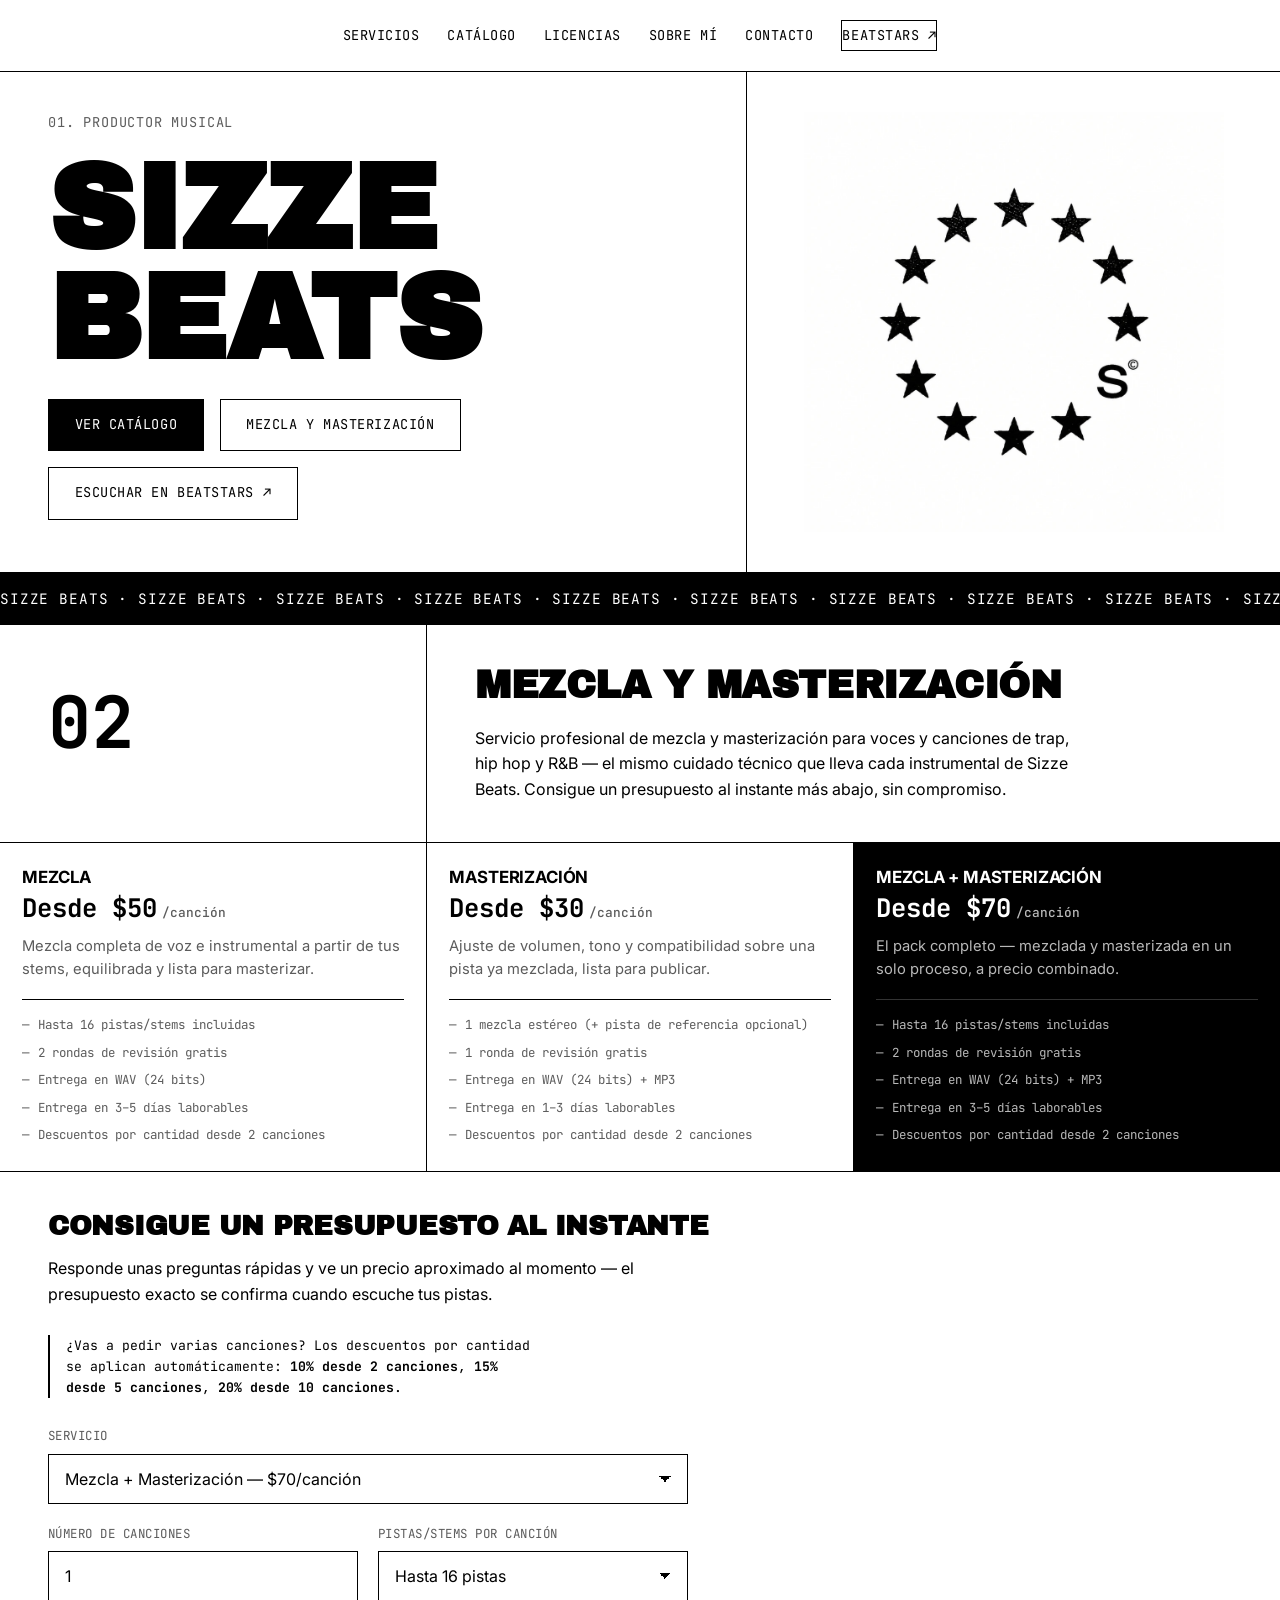
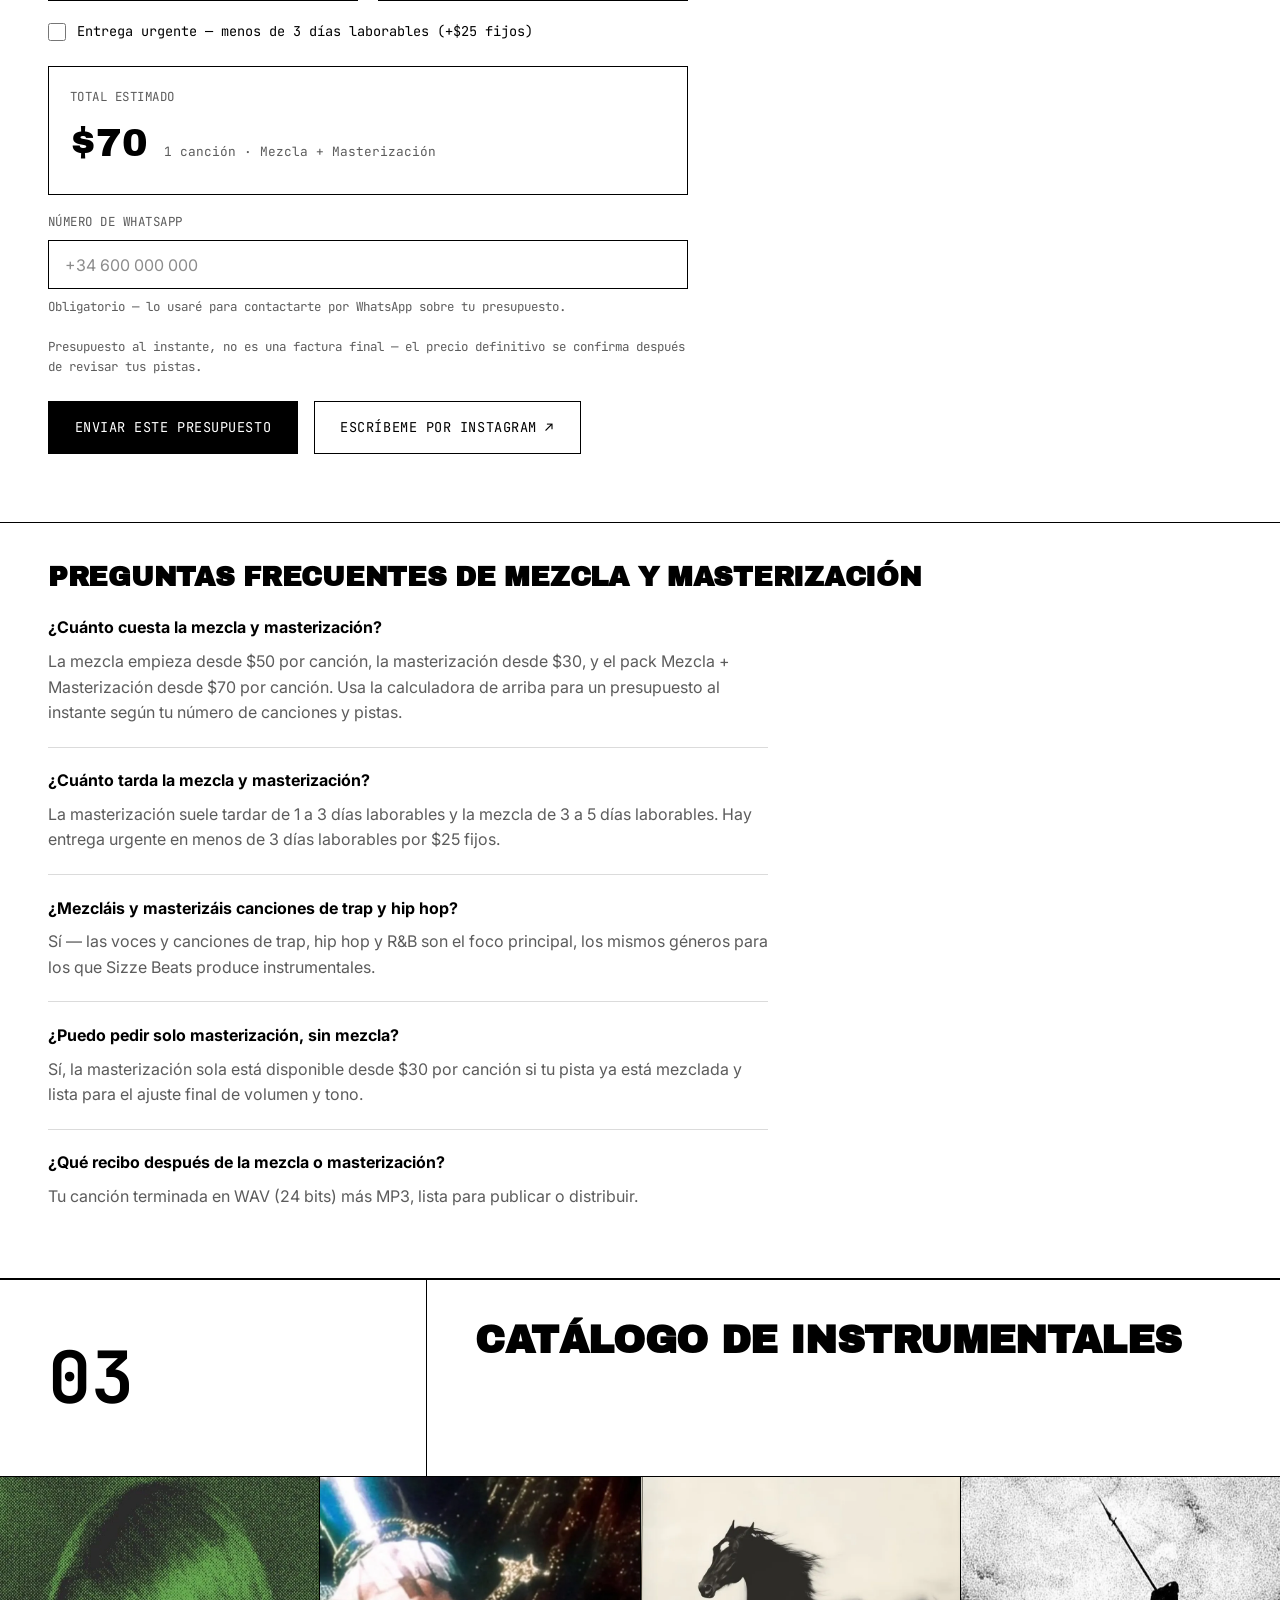
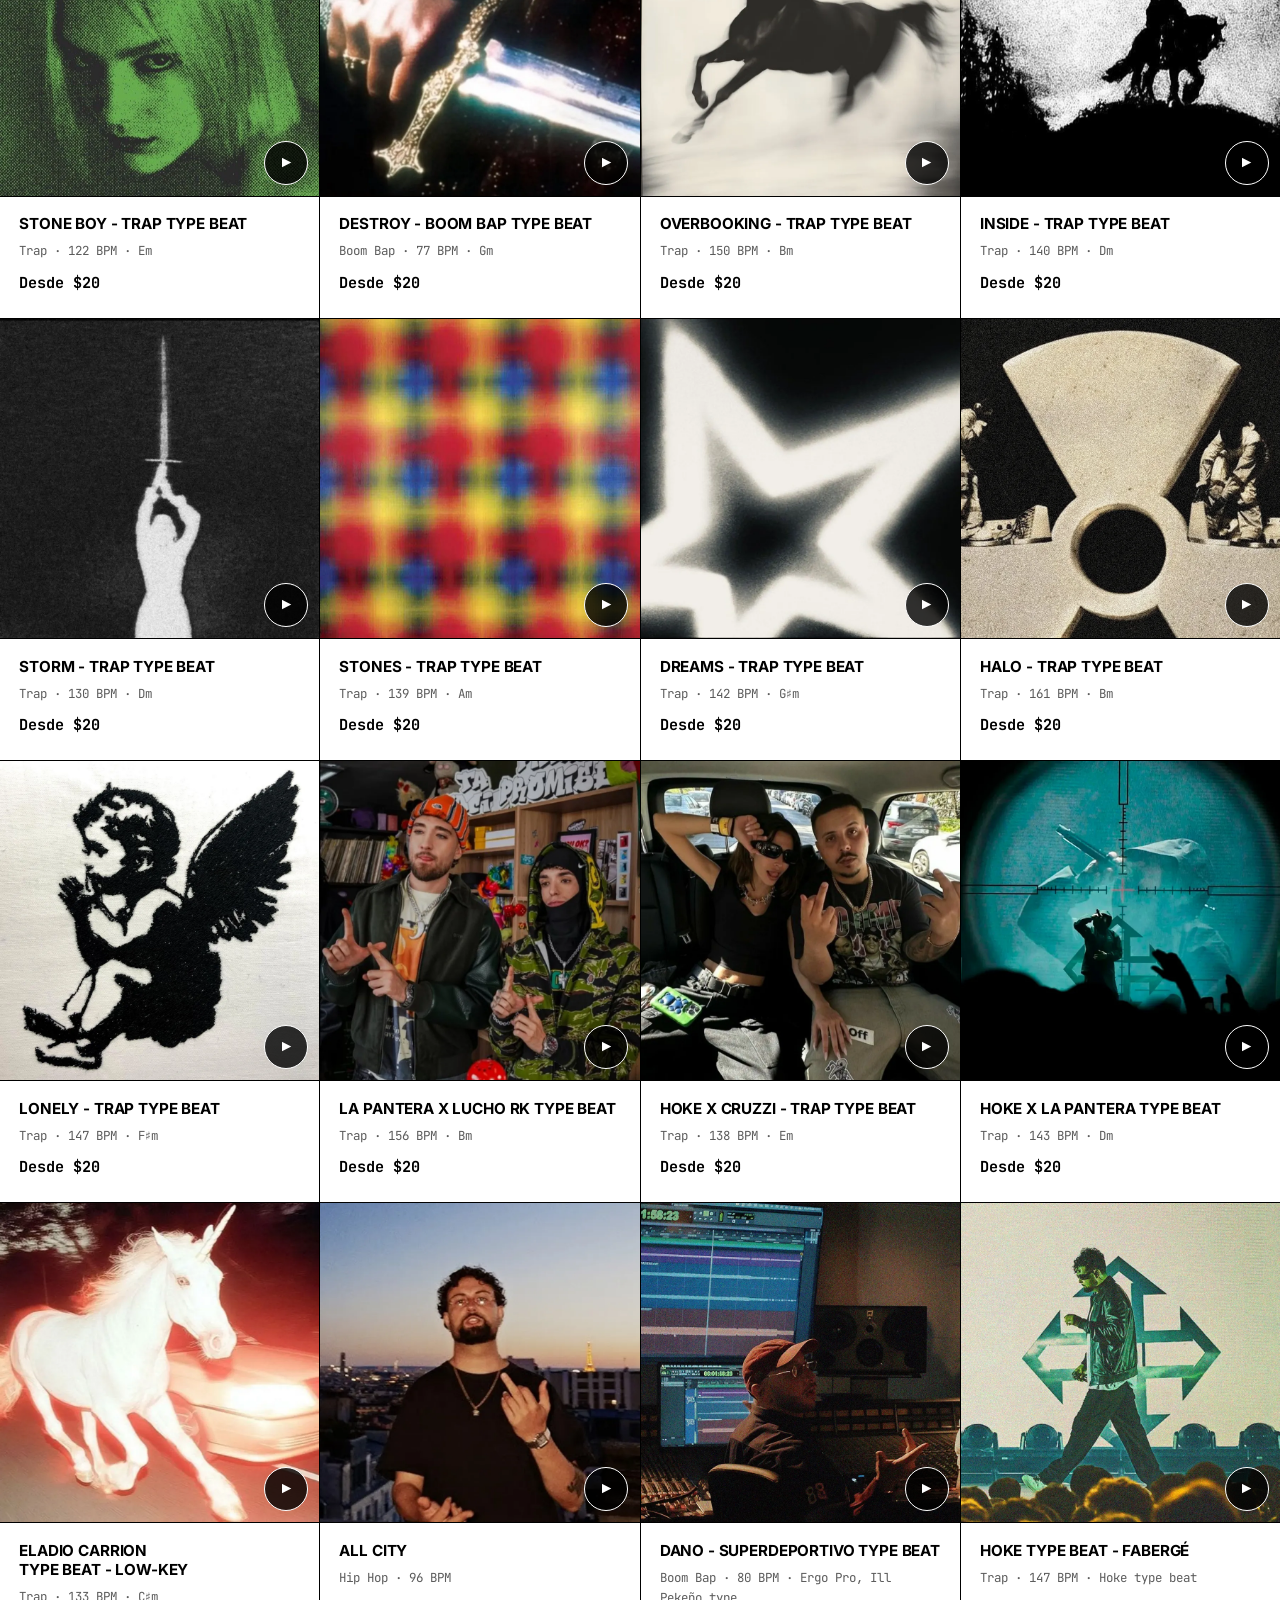
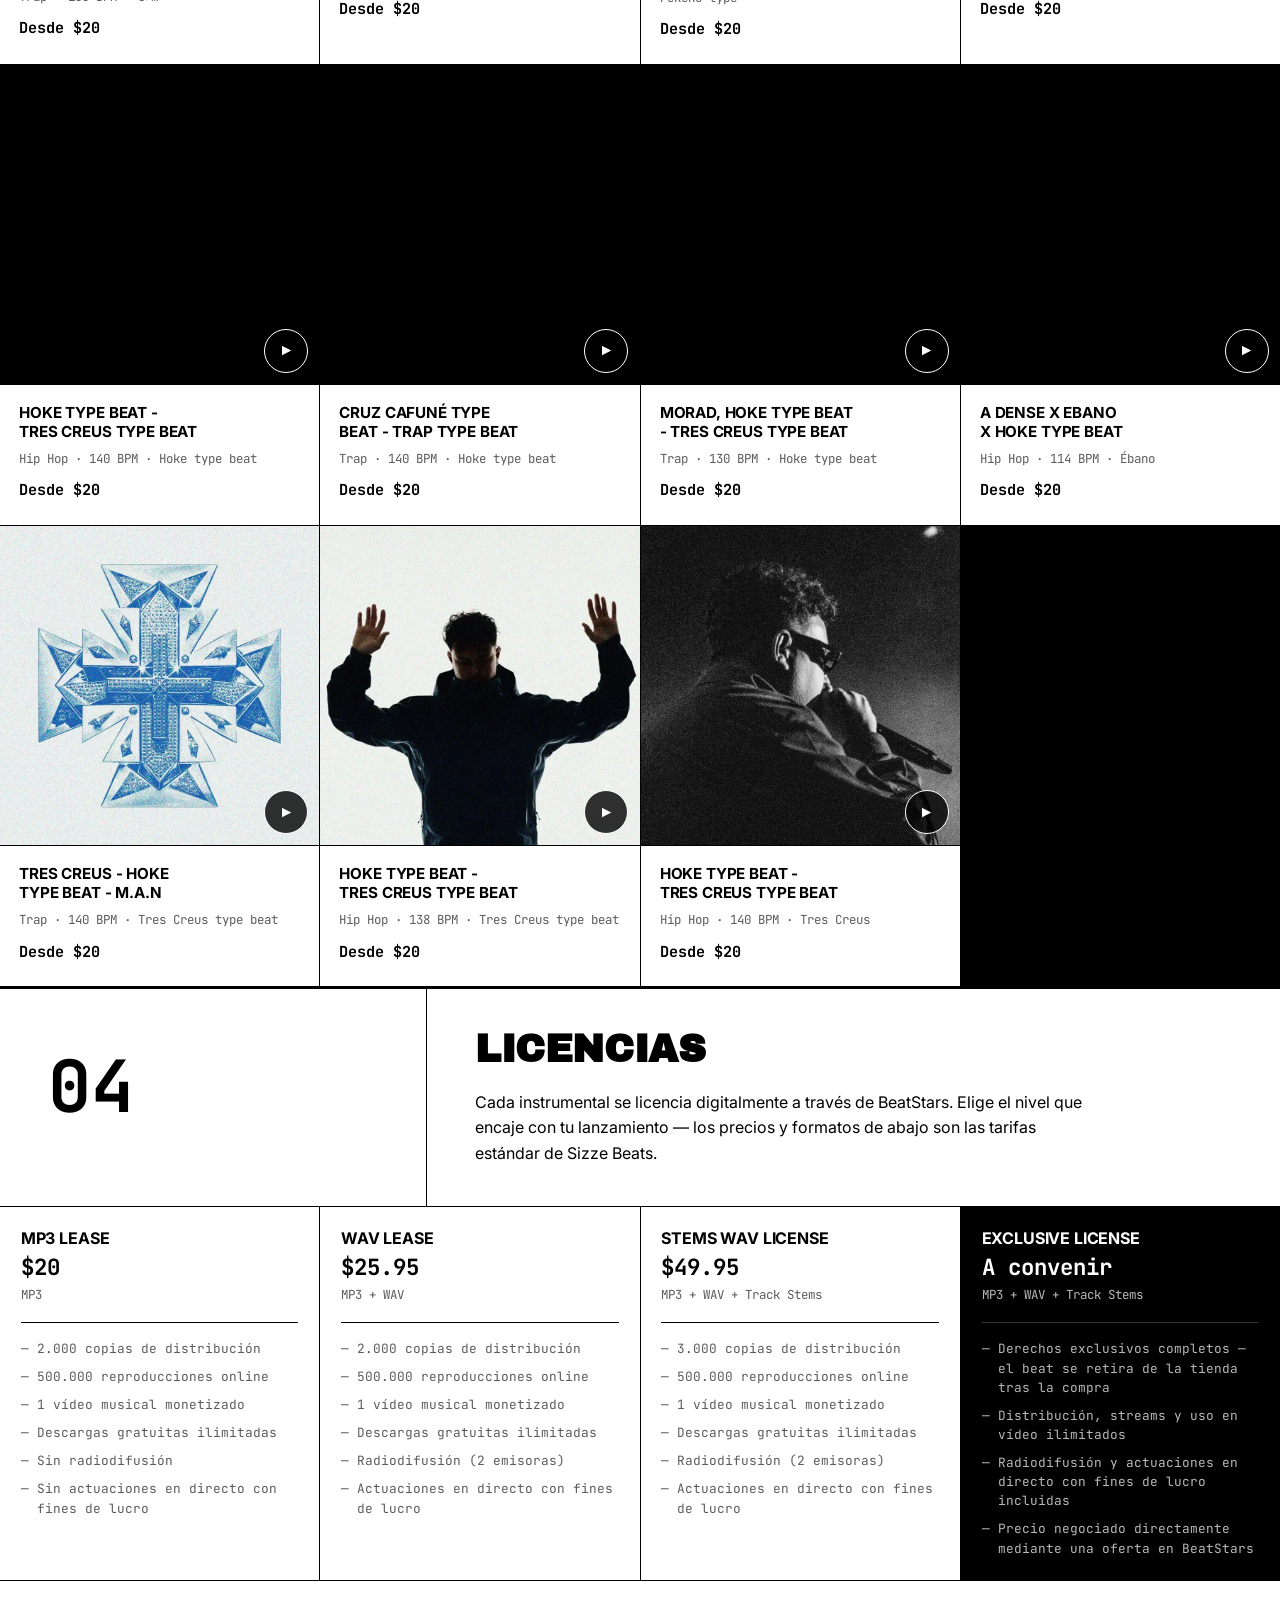
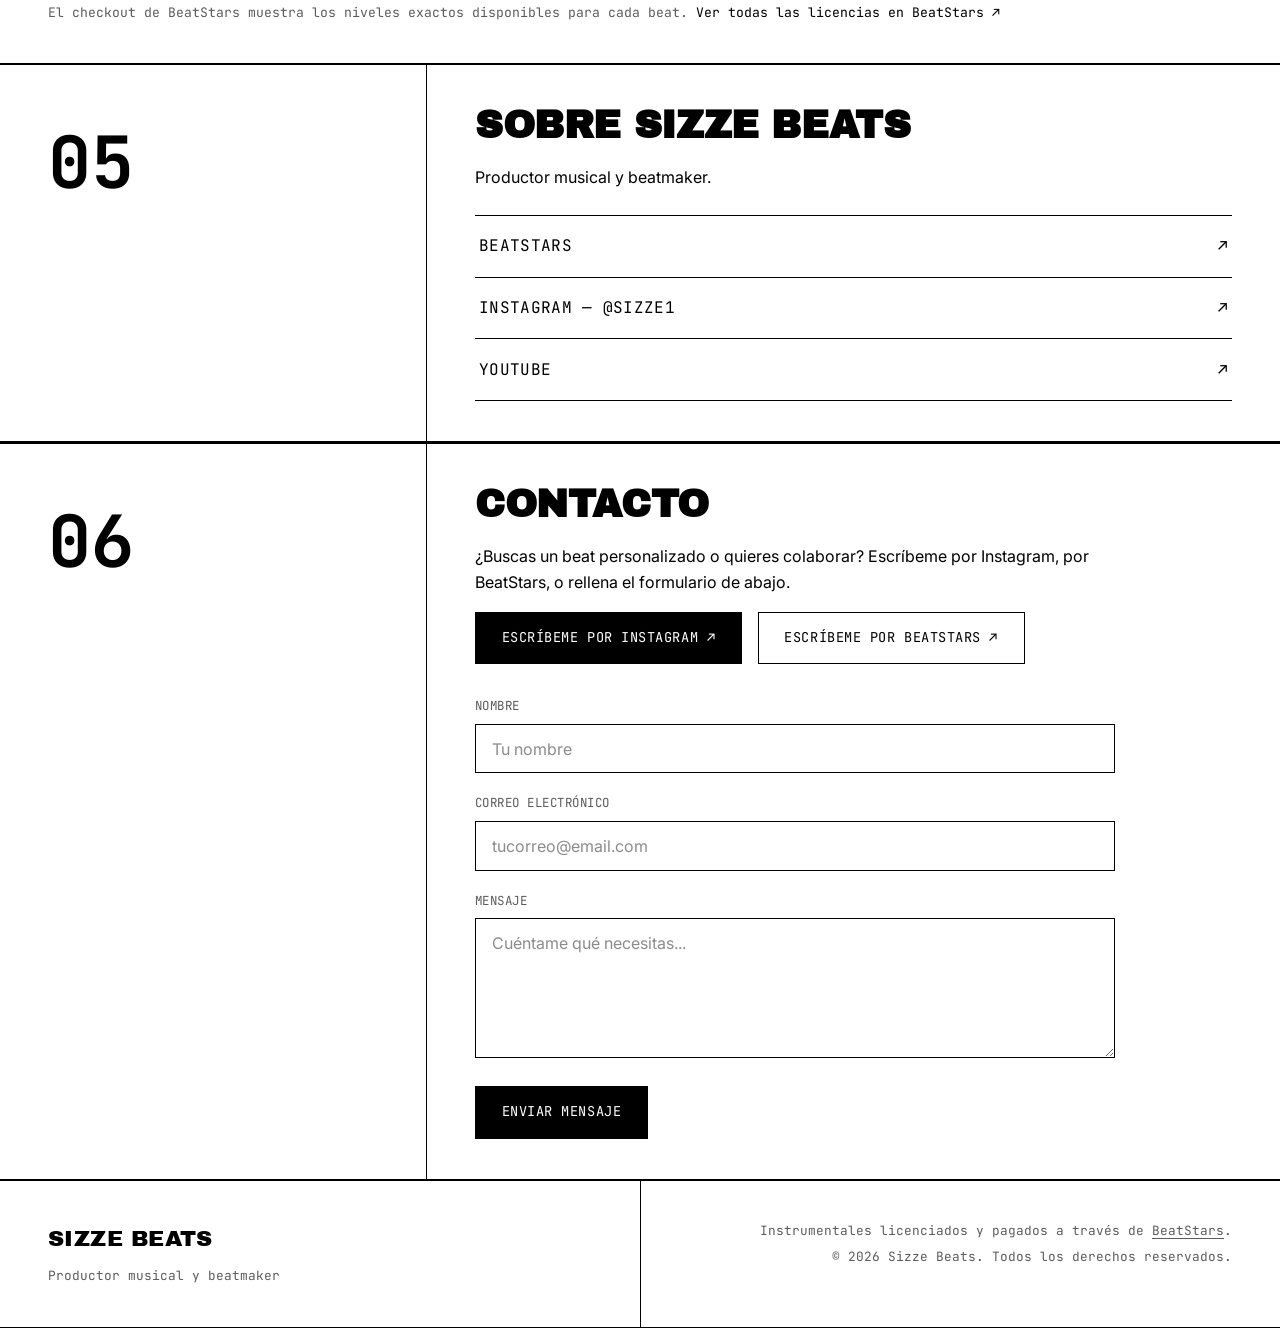
<file: index.html>
<!doctype html>
<html lang="es">
<head>
<meta charset="utf-8">
<meta name="viewport" content="width=device-width, initial-scale=1">
<title>Sizze Beats - Beats de Trap, Mezcla y Masterización</title>
<meta name="description" content="Servicio profesional de mezcla y masterización para trap, hip hop y R&B, además de instrumentales (type beats) originales de trap y hip hop de Sizze Beats. Presupuesto al instante, entrega rápida.">
<link rel="canonical" href="https://sizzebeats.com/">
<meta name="robots" content="index, follow">
<meta name="author" content="Sizze Beats">
<meta name="theme-color" content="#ffffff">

<!-- Open Graph -->
<meta property="og:type" content="website">
<meta property="og:site_name" content="Sizze Beats">
<meta property="og:title" content="Sizze Beats - Beats de Trap, Mezcla y Masterización">
<meta property="og:description" content="Servicio profesional de mezcla y masterización para trap, hip hop y R&B, además de instrumentales (type beats) originales de trap y hip hop de Sizze Beats.">
<meta property="og:url" content="https://sizzebeats.com/">
<meta property="og:image" content="https://sizzebeats.com/assets/img/og-image.webp">
<meta property="og:image:width" content="1200">
<meta property="og:image:height" content="630">
<meta property="og:image:alt" content="Logo de Sizze Beats">
<meta property="og:locale" content="es_ES">

<!-- Twitter -->
<meta name="twitter:card" content="summary_large_image">
<meta name="twitter:title" content="Sizze Beats - Beats de Trap, Mezcla y Masterización">
<meta name="twitter:description" content="Mezcla y masterización profesional para trap, hip hop y R&B, además de instrumentales originales de trap y hip hop.">
<meta name="twitter:image" content="https://sizzebeats.com/assets/img/og-image.webp">
<meta name="twitter:image:alt" content="Logo de Sizze Beats">

<!-- Icons -->
<link rel="icon" href="/favicon.ico" sizes="48x48">
<link rel="icon" href="assets/img/favicon-32.png" sizes="32x32" type="image/png">
<link rel="icon" href="assets/img/favicon-16.png" sizes="16x16" type="image/png">
<link rel="apple-touch-icon" href="assets/img/apple-touch-icon.png">
<link rel="manifest" href="site.webmanifest">

<!-- Preload hero-critical assets -->
<link rel="preload" as="image" href="assets/img/logo.webp" fetchpriority="high">
<link rel="preconnect" href="https://fonts.googleapis.com">
<link rel="preconnect" href="https://fonts.gstatic.com" crossorigin>
<link rel="stylesheet" href="https://fonts.googleapis.com/css2?family=Archivo+Black&family=Inter:wght@400;500;600;700&family=JetBrains+Mono:wght@400;500;700&display=swap">

<link rel="stylesheet" href="styles.css?v=20260918b">

<!-- Structured data: entity (MusicGroup) -->
<script type="application/ld+json">
{
  "@context": "https://schema.org",
  "@type": "MusicGroup",
  "@id": "https://sizzebeats.com/#brand",
  "name": "Sizze Beats",
  "alternateName": "SIZZE BEATS",
  "url": "https://sizzebeats.com/",
  "logo": "https://sizzebeats.com/assets/img/logo.webp",
  "image": "https://sizzebeats.com/assets/img/og-image.webp",
  "genre": ["Trap", "Hip Hop", "Boom Bap"],
  "inLanguage": "es",
  "description": "Sizze Beats es un productor musical y beatmaker que crea instrumentales de trap, hip hop y boom bap para artistas y cantantes, y ofrece servicios profesionales de mezcla y masterización.",
  "sameAs": [
    "https://www.beatstars.com/sizzebeatz",
    "https://www.instagram.com/sizze1",
    "https://www.youtube.com/@sizzebeats"
  ]
}
</script>

<!-- Structured data: catalog of beats -->
<script type="application/ld+json">
{
  "@context": "https://schema.org",
  "@type": "ItemList",
  "name": "Catálogo de instrumentales de Sizze Beats",
  "itemListElement": [
    { "@type": "ListItem", "position": 1, "item": {
      "@type": "Product", "name": "STONE BOY - Trap Type Beat",
      "url": "https://www.beatstars.com/beat/stone-boy-trap-type-beat-26284307",
      "image": "https://sizzebeats.com/assets/img/23-stone-boy.webp",
      "brand": { "@type": "Brand", "name": "Sizze Beats" },
      "category": "Instrumental de trap (type beat)",
      "offers": { "@type": "Offer", "price": "20", "priceCurrency": "USD", "availability": "https://schema.org/InStock", "url": "https://www.beatstars.com/beat/stone-boy-trap-type-beat-26284307" }
    }},
    { "@type": "ListItem", "position": 2, "item": {
      "@type": "Product", "name": "DESTROY - Boom Bap Type Beat",
      "url": "https://www.beatstars.com/beat/destroy-boom-bap-type-beat-26277238",
      "image": "https://sizzebeats.com/assets/img/24-destroy.webp",
      "brand": { "@type": "Brand", "name": "Sizze Beats" },
      "category": "Instrumental de boom bap (type beat)",
      "offers": { "@type": "Offer", "price": "20", "priceCurrency": "USD", "availability": "https://schema.org/InStock", "url": "https://www.beatstars.com/beat/destroy-boom-bap-type-beat-26277238" }
    }},
    { "@type": "ListItem", "position": 3, "item": {
      "@type": "Product", "name": "OVERBOOKING - Trap Type Beat",
      "url": "https://www.beatstars.com/beat/overbooking-trap-type-beat-26270212",
      "image": "https://sizzebeats.com/assets/img/22-overbooking.webp",
      "brand": { "@type": "Brand", "name": "Sizze Beats" },
      "category": "Instrumental de trap (type beat)",
      "offers": { "@type": "Offer", "price": "20", "priceCurrency": "USD", "availability": "https://schema.org/InStock", "url": "https://www.beatstars.com/beat/overbooking-trap-type-beat-26270212" }
    }},
    { "@type": "ListItem", "position": 4, "item": {
      "@type": "Product", "name": "INSIDE - Trap Type Beat",
      "url": "https://www.beatstars.com/beat/inside-trap-type-beat-26258078",
      "image": "https://sizzebeats.com/assets/img/21-inside.webp",
      "brand": { "@type": "Brand", "name": "Sizze Beats" },
      "category": "Instrumental de trap (type beat)",
      "offers": { "@type": "Offer", "price": "20", "priceCurrency": "USD", "availability": "https://schema.org/InStock", "url": "https://www.beatstars.com/beat/inside-trap-type-beat-26258078" }
    }},
    { "@type": "ListItem", "position": 5, "item": {
      "@type": "Product", "name": "STORM - Trap Type Beat",
      "url": "https://www.beatstars.com/beat/storm-trap-type-beat-26252599",
      "image": "https://sizzebeats.com/assets/img/20-storm.webp",
      "brand": { "@type": "Brand", "name": "Sizze Beats" },
      "category": "Instrumental de trap (type beat)",
      "offers": { "@type": "Offer", "price": "20", "priceCurrency": "USD", "availability": "https://schema.org/InStock", "url": "https://www.beatstars.com/beat/storm-trap-type-beat-26252599" }
    }},
    { "@type": "ListItem", "position": 6, "item": {
      "@type": "Product", "name": "STONES - Trap Type Beat",
      "url": "https://www.beatstars.com/beat/stones-trap-type-beat-26252576",
      "image": "https://sizzebeats.com/assets/img/19-stones.webp",
      "brand": { "@type": "Brand", "name": "Sizze Beats" },
      "category": "Instrumental de trap (type beat)",
      "offers": { "@type": "Offer", "price": "20", "priceCurrency": "USD", "availability": "https://schema.org/InStock", "url": "https://www.beatstars.com/beat/stones-trap-type-beat-26252576" }
    }},
    { "@type": "ListItem", "position": 7, "item": {
      "@type": "Product", "name": "DREAMS - Trap Type Beat",
      "url": "https://www.beatstars.com/beat/dreams-trap-type-beat-26238528",
      "image": "https://sizzebeats.com/assets/img/18-dreams.webp",
      "brand": { "@type": "Brand", "name": "Sizze Beats" },
      "category": "Instrumental de trap (type beat)",
      "offers": { "@type": "Offer", "price": "20", "priceCurrency": "USD", "availability": "https://schema.org/InStock", "url": "https://www.beatstars.com/beat/dreams-trap-type-beat-26238528" }
    }},
    { "@type": "ListItem", "position": 8, "item": {
      "@type": "Product", "name": "HALO - Trap Type Beat",
      "url": "https://www.beatstars.com/beat/halo-trap-type-beat-26236461",
      "image": "https://sizzebeats.com/assets/img/16-halo.webp",
      "brand": { "@type": "Brand", "name": "Sizze Beats" },
      "category": "Instrumental de trap (type beat)",
      "offers": { "@type": "Offer", "price": "20", "priceCurrency": "USD", "availability": "https://schema.org/InStock", "url": "https://www.beatstars.com/beat/halo-trap-type-beat-26236461" }
    }},
    { "@type": "ListItem", "position": 9, "item": {
      "@type": "Product", "name": "LONELY - Trap Type Beat",
      "url": "https://www.beatstars.com/beat/lonely-trap-type-beat-26233287",
      "image": "https://sizzebeats.com/assets/img/17-lonely.webp",
      "brand": { "@type": "Brand", "name": "Sizze Beats" },
      "category": "Instrumental de trap (type beat)",
      "offers": { "@type": "Offer", "price": "20", "priceCurrency": "USD", "availability": "https://schema.org/InStock", "url": "https://www.beatstars.com/beat/lonely-trap-type-beat-26233287" }
    }},
    { "@type": "ListItem", "position": 10, "item": {
      "@type": "Product", "name": "LA PANTERA X LUCHO RK TYPE BEAT",
      "url": "https://www.beatstars.com/beat/la-pantera-x-lucho-rk-type-beat-26232632",
      "image": "https://sizzebeats.com/assets/img/15-la-pantera-lucho-rk.webp",
      "brand": { "@type": "Brand", "name": "Sizze Beats" },
      "category": "Instrumental de trap (type beat)",
      "offers": { "@type": "Offer", "price": "20", "priceCurrency": "USD", "availability": "https://schema.org/InStock", "url": "https://www.beatstars.com/beat/la-pantera-x-lucho-rk-type-beat-26232632" }
    }},
    { "@type": "ListItem", "position": 11, "item": {
      "@type": "Product", "name": "HOKE x CRUZZI - Trap Type Beat",
      "url": "https://www.beatstars.com/beat/hoke-x-cruzzi-trap-type-beat-26226217",
      "image": "https://sizzebeats.com/assets/img/14-hoke-cruzzi.webp",
      "brand": { "@type": "Brand", "name": "Sizze Beats" },
      "category": "Instrumental de trap (type beat)",
      "offers": { "@type": "Offer", "price": "20", "priceCurrency": "USD", "availability": "https://schema.org/InStock", "url": "https://www.beatstars.com/beat/hoke-x-cruzzi-trap-type-beat-26226217" }
    }},
    { "@type": "ListItem", "position": 12, "item": {
      "@type": "Product", "name": "Hoke x La Pantera Type Beat",
      "url": "https://www.beatstars.com/beat/hoke-x-la-pantera-type-beat-26221655",
      "image": "https://sizzebeats.com/assets/img/13-hoke-la-pantera.webp",
      "brand": { "@type": "Brand", "name": "Sizze Beats" },
      "category": "Instrumental de trap (type beat)",
      "offers": { "@type": "Offer", "price": "20", "priceCurrency": "USD", "availability": "https://schema.org/InStock", "url": "https://www.beatstars.com/beat/hoke-x-la-pantera-type-beat-26221655" }
    }},
    { "@type": "ListItem", "position": 13, "item": {
      "@type": "Product", "name": "ELADIO CARRION TYPE BEAT - Low-Key",
      "url": "https://www.beatstars.com/beat/eladio-carrion-type-beat-low-key-26215294",
      "image": "https://sizzebeats.com/assets/img/01-eladio-carrion-low-key.webp",
      "brand": { "@type": "Brand", "name": "Sizze Beats" },
      "category": "Instrumental de trap (type beat)",
      "offers": { "@type": "Offer", "price": "20", "priceCurrency": "USD", "availability": "https://schema.org/InStock", "url": "https://www.beatstars.com/beat/eladio-carrion-type-beat-low-key-26215294" }
    }},
    { "@type": "ListItem", "position": 14, "item": {
      "@type": "Product", "name": "ALL CITY",
      "url": "https://www.beatstars.com/beat/all-city-26210075",
      "image": "https://sizzebeats.com/assets/img/02-all-city.webp",
      "brand": { "@type": "Brand", "name": "Sizze Beats" },
      "category": "Instrumental de hip hop (type beat)",
      "offers": { "@type": "Offer", "price": "20", "priceCurrency": "USD", "availability": "https://schema.org/InStock", "url": "https://www.beatstars.com/beat/all-city-26210075" }
    }},
    { "@type": "ListItem", "position": 15, "item": {
      "@type": "Product", "name": "DANO - SUPERDEPORTIVO TYPE BEAT - Ergo Pro, Ill Pekeño Type",
      "url": "https://www.beatstars.com/beat/dano-superdeportivo-type-beat-ergo-pro-ill-pekeno-type-21997369",
      "image": "https://sizzebeats.com/assets/img/04-dano-superdeportivo.webp",
      "brand": { "@type": "Brand", "name": "Sizze Beats" },
      "category": "Instrumental de boom bap (type beat)",
      "offers": { "@type": "Offer", "price": "20", "priceCurrency": "USD", "availability": "https://schema.org/InStock", "url": "https://www.beatstars.com/beat/dano-superdeportivo-type-beat-ergo-pro-ill-pekeno-type-21997369" }
    }},
    { "@type": "ListItem", "position": 16, "item": {
      "@type": "Product", "name": "Hoke Type Beat - Fabergé",
      "url": "https://www.beatstars.com/beat/hoke-type-beat-faberge-21961657",
      "image": "https://sizzebeats.com/assets/img/05-hoke-faberge.webp",
      "brand": { "@type": "Brand", "name": "Sizze Beats" },
      "category": "Instrumental de trap (type beat)",
      "offers": { "@type": "Offer", "price": "20", "priceCurrency": "USD", "availability": "https://schema.org/InStock", "url": "https://www.beatstars.com/beat/hoke-type-beat-faberge-21961657" }
    }},
    { "@type": "ListItem", "position": 17, "item": {
      "@type": "Product", "name": "HOKE TYPE BEAT - TRES CREUS TYPE BEAT",
      "url": "https://www.beatstars.com/beat/hoke-type-beat-tres-creus-type-beat-21744253",
      "image": "https://sizzebeats.com/assets/img/06-hoke-tres-creus-21744253.webp",
      "brand": { "@type": "Brand", "name": "Sizze Beats" },
      "category": "Instrumental de hip hop (type beat)",
      "offers": { "@type": "Offer", "price": "20", "priceCurrency": "USD", "availability": "https://schema.org/InStock", "url": "https://www.beatstars.com/beat/hoke-type-beat-tres-creus-type-beat-21744253" }
    }},
    { "@type": "ListItem", "position": 18, "item": {
      "@type": "Product", "name": "CRUZ CAFUNÉ TYPE BEAT - TRAP TYPE BEAT",
      "url": "https://www.beatstars.com/beat/cruz-cafune-type-beat-trap-type-beat-21730112",
      "image": "https://sizzebeats.com/assets/img/07-cruz-cafune.webp",
      "brand": { "@type": "Brand", "name": "Sizze Beats" },
      "category": "Instrumental de trap (type beat)",
      "offers": { "@type": "Offer", "price": "20", "priceCurrency": "USD", "availability": "https://schema.org/InStock", "url": "https://www.beatstars.com/beat/cruz-cafune-type-beat-trap-type-beat-21730112" }
    }},
    { "@type": "ListItem", "position": 19, "item": {
      "@type": "Product", "name": "MORAD, HOKE TYPE BEAT - TRES CREUS TYPE BEAT",
      "url": "https://www.beatstars.com/beat/morad-hoke-type-beat-tres-creus-type-beat-21550206",
      "image": "https://sizzebeats.com/assets/img/08-morad-hoke.webp",
      "brand": { "@type": "Brand", "name": "Sizze Beats" },
      "category": "Instrumental de trap (type beat)",
      "offers": { "@type": "Offer", "price": "20", "priceCurrency": "USD", "availability": "https://schema.org/InStock", "url": "https://www.beatstars.com/beat/morad-hoke-type-beat-tres-creus-type-beat-21550206" }
    }},
    { "@type": "ListItem", "position": 20, "item": {
      "@type": "Product", "name": "A Dense x Ebano x Hoke Type Beat",
      "url": "https://www.beatstars.com/beat/a-dense-x-ebano-x-hoke-type-beat-21249584",
      "image": "https://sizzebeats.com/assets/img/09-a-dense-ebano-hoke.webp",
      "brand": { "@type": "Brand", "name": "Sizze Beats" },
      "category": "Instrumental de hip hop (type beat)",
      "offers": { "@type": "Offer", "price": "20", "priceCurrency": "USD", "availability": "https://schema.org/InStock", "url": "https://www.beatstars.com/beat/a-dense-x-ebano-x-hoke-type-beat-21249584" }
    }},
    { "@type": "ListItem", "position": 21, "item": {
      "@type": "Product", "name": "TRES CREUS - HOKE TYPE BEAT - M.A.N",
      "url": "https://www.beatstars.com/beat/tres-creus-hoke-type-beat-m-a-n-21190408",
      "image": "https://sizzebeats.com/assets/img/10-tres-creus-man.webp",
      "brand": { "@type": "Brand", "name": "Sizze Beats" },
      "category": "Instrumental de trap (type beat)",
      "offers": { "@type": "Offer", "price": "20", "priceCurrency": "USD", "availability": "https://schema.org/InStock", "url": "https://www.beatstars.com/beat/tres-creus-hoke-type-beat-m-a-n-21190408" }
    }},
    { "@type": "ListItem", "position": 22, "item": {
      "@type": "Product", "name": "HOKE TYPE BEAT - Tres Creus Type Beat",
      "url": "https://www.beatstars.com/beat/hoke-type-beat-tres-creus-type-beat-21051591",
      "image": "https://sizzebeats.com/assets/img/11-hoke-tres-creus-21051591.webp",
      "brand": { "@type": "Brand", "name": "Sizze Beats" },
      "category": "Instrumental de hip hop (type beat)",
      "offers": { "@type": "Offer", "price": "20", "priceCurrency": "USD", "availability": "https://schema.org/InStock", "url": "https://www.beatstars.com/beat/hoke-type-beat-tres-creus-type-beat-21051591" }
    }},
    { "@type": "ListItem", "position": 23, "item": {
      "@type": "Product", "name": "HOKE TYPE BEAT- Tres Creus Type Beat",
      "url": "https://www.beatstars.com/beat/hoke-type-beat-tres-creus-type-beat-21029337",
      "image": "https://sizzebeats.com/assets/img/12-hoke-tres-creus-21029337.webp",
      "brand": { "@type": "Brand", "name": "Sizze Beats" },
      "category": "Instrumental de hip hop (type beat)",
      "offers": { "@type": "Offer", "price": "20", "priceCurrency": "USD", "availability": "https://schema.org/InStock", "url": "https://www.beatstars.com/beat/hoke-type-beat-tres-creus-type-beat-21029337" }
    }}
  ]
}
</script>

<!-- Structured data: mixing & mastering services -->
<script type="application/ld+json">
{
  "@context": "https://schema.org",
  "@type": "Service",
  "serviceType": "Mezcla y masterización musical",
  "description": "Mezcla y masterización profesional para canciones de trap, hip hop y R&B, con presupuesto online al instante y entrega rápida.",
  "provider": { "@id": "https://sizzebeats.com/#brand" },
  "areaServed": "Worldwide",
  "url": "https://sizzebeats.com/#servicios",
  "hasOfferCatalog": {
    "@type": "OfferCatalog",
    "name": "Servicios de mezcla y masterización",
    "itemListElement": [
      { "@type": "Offer", "itemOffered": { "@type": "Service", "name": "Mezcla" }, "price": "50", "priceCurrency": "USD" },
      { "@type": "Offer", "itemOffered": { "@type": "Service", "name": "Masterización" }, "price": "30", "priceCurrency": "USD" },
      { "@type": "Offer", "itemOffered": { "@type": "Service", "name": "Mezcla + Masterización" }, "price": "70", "priceCurrency": "USD" }
    ]
  }
}
</script>

<!-- Structured data: mixing & mastering FAQ -->
<script type="application/ld+json">
{
  "@context": "https://schema.org",
  "@type": "FAQPage",
  "mainEntity": [
    {
      "@type": "Question",
      "name": "¿Cuánto cuesta la mezcla y masterización?",
      "acceptedAnswer": { "@type": "Answer", "text": "La mezcla empieza desde $50 por canción, la masterización desde $30, y el pack Mezcla + Masterización desde $70 por canción. Una calculadora instantánea en la web da un presupuesto según el número de canciones y pistas." }
    },
    {
      "@type": "Question",
      "name": "¿Cuánto tarda la mezcla y masterización?",
      "acceptedAnswer": { "@type": "Answer", "text": "La masterización suele tardar de 1 a 3 días laborables y la mezcla de 3 a 5 días laborables. Hay entrega urgente en menos de 3 días laborables por $25 fijos." }
    },
    {
      "@type": "Question",
      "name": "¿Mezcláis y masterizáis canciones de trap y hip hop?",
      "acceptedAnswer": { "@type": "Answer", "text": "Sí, las voces y canciones de trap, hip hop y R&B son el foco principal, los mismos géneros para los que Sizze Beats produce instrumentales." }
    },
    {
      "@type": "Question",
      "name": "¿Puedo pedir solo masterización, sin mezcla?",
      "acceptedAnswer": { "@type": "Answer", "text": "Sí, la masterización sola está disponible desde $30 por canción si la pista ya está mezclada y lista para el ajuste final de volumen y tono." }
    },
    {
      "@type": "Question",
      "name": "¿Qué recibo después de la mezcla o masterización?",
      "acceptedAnswer": { "@type": "Answer", "text": "La canción terminada en WAV (24 bits) más MP3, lista para publicar o distribuir." }
    }
  ]
}
</script>
</head>
<body>
<a class="skip-link" href="#contenido">Ir al contenido</a>

<header class="nav" data-nav>
  <nav class="nav-links" aria-label="Navegación principal" data-nav-links>
    <a href="#servicios">Servicios</a>
    <a href="#catalogo">Catálogo</a>
    <a href="#licensing">Licencias</a>
    <a href="#sobre-mi">Sobre mí</a>
    <a href="#contacto">Contacto</a>
    <a href="https://www.beatstars.com/sizzebeatz" target="_blank" rel="noopener" class="nav-cta">BeatStars ↗</a>
  </nav>
  <button type="button" class="nav-toggle" data-nav-toggle aria-expanded="false" aria-controls="mobile-menu">
    <span>Menú</span>
  </button>
</header>

<main id="contenido">

  <!-- ============ HERO ============ -->
  <section class="hero" id="top">
    <div class="grid-12">
      <div class="col-span-7 hero-main">
        <p class="kicker">01. Productor Musical</p>
        <h1 class="hero-title">SIZZE<br>BEATS</h1>
        <div class="hero-actions">
          <a href="#catalogo" class="btn btn-primary">Ver catálogo</a>
          <a href="#servicios" class="btn btn-ghost">Mezcla y Masterización</a>
          <a href="https://www.beatstars.com/sizzebeatz" target="_blank" rel="noopener" class="btn btn-ghost">Escuchar en BeatStars ↗</a>
        </div>
      </div>
      <div class="col-span-5 hero-logo">
        <img src="assets/img/logo.webp" alt="Sizze Beats" width="1000" height="1000" fetchpriority="high">
      </div>
    </div>
  </section>

  <div class="marquee" aria-hidden="true">
    <div class="marquee-track">
      <span>SIZZE BEATS · SIZZE BEATS · SIZZE BEATS · SIZZE BEATS · SIZZE BEATS · SIZZE BEATS · SIZZE BEATS · SIZZE BEATS · SIZZE BEATS · SIZZE BEATS · SIZZE BEATS · SIZZE BEATS · SIZZE BEATS · SIZZE BEATS · SIZZE BEATS ·&nbsp;</span>
      <span>SIZZE BEATS · SIZZE BEATS · SIZZE BEATS · SIZZE BEATS · SIZZE BEATS · SIZZE BEATS · SIZZE BEATS · SIZZE BEATS · SIZZE BEATS · SIZZE BEATS · SIZZE BEATS · SIZZE BEATS · SIZZE BEATS · SIZZE BEATS · SIZZE BEATS ·&nbsp;</span>
    </div>
  </div>

  <!-- ============ MIXING & MASTERING ============ -->
  <section class="section section-services" id="servicios">
    <div class="grid-12">
      <div class="col-span-4 section-index"><span>02</span></div>
      <div class="col-span-8 section-body reveal">
        <h2>Mezcla y Masterización</h2>
        <p>Servicio profesional de mezcla y masterización para voces y canciones de trap, hip hop y R&amp;B — el mismo cuidado técnico que lleva cada instrumental de Sizze Beats. Consigue un presupuesto al instante más abajo, sin compromiso.</p>
      </div>
    </div>

    <div class="service-grid">

      <article class="service-card">
        <h3>Mezcla</h3>
        <p class="service-price">Desde $50<span>/canción</span></p>
        <p class="service-desc">Mezcla completa de voz e instrumental a partir de tus stems, equilibrada y lista para masterizar.</p>
        <ul class="service-terms">
          <li>Hasta 16 pistas/stems incluidas</li>
          <li>2 rondas de revisión gratis</li>
          <li>Entrega en WAV (24 bits)</li>
          <li>Entrega en 3–5 días laborables</li>
          <li>Descuentos por cantidad desde 2 canciones</li>
        </ul>
      </article>

      <article class="service-card">
        <h3>Masterización</h3>
        <p class="service-price">Desde $30<span>/canción</span></p>
        <p class="service-desc">Ajuste de volumen, tono y compatibilidad sobre una pista ya mezclada, lista para publicar.</p>
        <ul class="service-terms">
          <li>1 mezcla estéreo (+ pista de referencia opcional)</li>
          <li>1 ronda de revisión gratis</li>
          <li>Entrega en WAV (24 bits) + MP3</li>
          <li>Entrega en 1–3 días laborables</li>
          <li>Descuentos por cantidad desde 2 canciones</li>
        </ul>
      </article>

      <article class="service-card service-card-featured">
        <h3>Mezcla + Masterización</h3>
        <p class="service-price">Desde $70<span>/canción</span></p>
        <p class="service-desc">El pack completo — mezclada y masterizada en un solo proceso, a precio combinado.</p>
        <ul class="service-terms">
          <li>Hasta 16 pistas/stems incluidas</li>
          <li>2 rondas de revisión gratis</li>
          <li>Entrega en WAV (24 bits) + MP3</li>
          <li>Entrega en 3–5 días laborables</li>
          <li>Descuentos por cantidad desde 2 canciones</li>
        </ul>
      </article>

    </div>

    <div class="quote-panel reveal">
      <h3>Consigue un presupuesto al instante</h3>
      <p>Responde unas preguntas rápidas y ve un precio aproximado al momento — el presupuesto exacto se confirma cuando escuche tus pistas.</p>
      <p class="quote-discount-note">¿Vas a pedir varias canciones? Los descuentos por cantidad se aplican automáticamente: <strong>10% desde 2 canciones</strong>, <strong>15% desde 5 canciones</strong>, <strong>20% desde 10 canciones</strong>.</p>

      <form class="quote-form" data-quote-form>
        <div class="form-row">
          <label for="quote-service">Servicio</label>
          <select id="quote-service" data-quote-service>
            <option value="mixing">Solo mezcla — $50/canción</option>
            <option value="mastering">Solo masterización — $30/canción</option>
            <option value="mixmaster" selected>Mezcla + Masterización — $70/canción</option>
          </select>
        </div>

        <div class="quote-form-grid">
          <div class="form-row">
            <label for="quote-songs">Número de canciones</label>
            <input type="number" id="quote-songs" data-quote-songs min="1" max="50" step="1" value="1" inputmode="numeric">
          </div>
          <div class="form-row">
            <label for="quote-stems">Pistas/stems por canción</label>
            <select id="quote-stems" data-quote-stems>
              <option value="0">Hasta 16 pistas</option>
              <option value="10">17–32 pistas (+$10/canción)</option>
              <option value="20">33+ pistas (+$20/canción)</option>
            </select>
          </div>
        </div>

        <label class="quote-checkbox">
          <input type="checkbox" data-quote-rush>
          <span>Entrega urgente — menos de 3 días laborables (+$25 fijos)</span>
        </label>

        <div class="quote-result" data-quote-result>
          <span class="quote-result-label">Total estimado</span>
          <span class="quote-result-value" data-quote-total>$70</span>
          <span class="quote-result-note" data-quote-breakdown>1 canción · Mezcla + Masterización</span>
          <span class="quote-result-savings" data-quote-savings hidden></span>
        </div>

        <div class="form-row">
          <label for="quote-phone">Número de WhatsApp</label>
          <input type="tel" id="quote-phone" data-quote-phone placeholder="+34 600 000 000" inputmode="tel" autocomplete="tel" required>
          <p class="quote-phone-note">Obligatorio — lo usaré para contactarte por WhatsApp sobre tu presupuesto.</p>
        </div>

        <p class="quote-disclaimer">Presupuesto al instante, no es una factura final — el precio definitivo se confirma después de revisar tus pistas.</p>

        <div class="quote-actions">
          <button type="button" class="btn btn-primary" data-quote-send>Enviar este presupuesto</button>
          <button type="button" class="btn btn-ghost" data-quote-instagram>Escríbeme por Instagram ↗</button>
        </div>
        <p class="form-status" data-quote-status hidden aria-live="polite"></p>
      </form>
    </div>

    <div class="faq-panel reveal">
      <h3>Preguntas frecuentes de Mezcla y Masterización</h3>
      <dl class="faq-list">
        <div class="faq-item">
          <dt>¿Cuánto cuesta la mezcla y masterización?</dt>
          <dd>La mezcla empieza desde $50 por canción, la masterización desde $30, y el pack Mezcla + Masterización desde $70 por canción. Usa la calculadora de arriba para un presupuesto al instante según tu número de canciones y pistas.</dd>
        </div>
        <div class="faq-item">
          <dt>¿Cuánto tarda la mezcla y masterización?</dt>
          <dd>La masterización suele tardar de 1 a 3 días laborables y la mezcla de 3 a 5 días laborables. Hay entrega urgente en menos de 3 días laborables por $25 fijos.</dd>
        </div>
        <div class="faq-item">
          <dt>¿Mezcláis y masterizáis canciones de trap y hip hop?</dt>
          <dd>Sí — las voces y canciones de trap, hip hop y R&amp;B son el foco principal, los mismos géneros para los que Sizze Beats produce instrumentales.</dd>
        </div>
        <div class="faq-item">
          <dt>¿Puedo pedir solo masterización, sin mezcla?</dt>
          <dd>Sí, la masterización sola está disponible desde $30 por canción si tu pista ya está mezclada y lista para el ajuste final de volumen y tono.</dd>
        </div>
        <div class="faq-item">
          <dt>¿Qué recibo después de la mezcla o masterización?</dt>
          <dd>Tu canción terminada en WAV (24 bits) más MP3, lista para publicar o distribuir.</dd>
        </div>
      </dl>
    </div>
  </section>

  <!-- ============ CATALOG ============ -->
  <section class="section section-catalogo" id="catalogo">
    <div class="grid-12">
      <div class="col-span-4 section-index"><span>03</span></div>
      <div class="col-span-8 section-body reveal">
        <h2>Catálogo de Instrumentales</h2>
      </div>
    </div>

    <div class="catalog-grid">

      <article class="beat-card" data-beat-id="26284307" data-beat-title="STONE BOY - Trap Type Beat">
        <div class="beat-cover">
          <img src="assets/img/23-stone-boy.webp" alt="Portada de STONE BOY - Trap Type Beat, de Sizze Beats" loading="lazy" decoding="async" width="900" height="900">
          <button type="button" class="beat-play" data-beat-play aria-pressed="false" aria-label="Reproducir vista previa"><span class="beat-play-icon" aria-hidden="true">▶</span></button>
        </div>
        <a href="https://www.beatstars.com/beat/stone-boy-trap-type-beat-26284307" target="_blank" rel="noopener" class="beat-meta">
          <h3>STONE BOY - Trap Type Beat</h3>
          <p class="beat-tags">Trap · 122 BPM · Em</p>
          <p class="beat-price">Desde $20</p>
        </a>
        <div class="beat-player" data-beat-player hidden></div>
      </article>

      <article class="beat-card" data-beat-id="26277238" data-beat-title="DESTROY - Boom Bap Type Beat">
        <div class="beat-cover">
          <img src="assets/img/24-destroy.webp" alt="Portada de DESTROY - Boom Bap Type Beat, de Sizze Beats" loading="lazy" decoding="async" width="900" height="900">
          <button type="button" class="beat-play" data-beat-play aria-pressed="false" aria-label="Reproducir vista previa"><span class="beat-play-icon" aria-hidden="true">▶</span></button>
        </div>
        <a href="https://www.beatstars.com/beat/destroy-boom-bap-type-beat-26277238" target="_blank" rel="noopener" class="beat-meta">
          <h3>DESTROY - Boom Bap Type Beat</h3>
          <p class="beat-tags">Boom Bap · 77 BPM · Gm</p>
          <p class="beat-price">Desde $20</p>
        </a>
        <div class="beat-player" data-beat-player hidden></div>
      </article>

      <article class="beat-card" data-beat-id="26270212" data-beat-title="OVERBOOKING - Trap Type Beat">
        <div class="beat-cover">
          <img src="assets/img/22-overbooking.webp" alt="Portada de OVERBOOKING - Trap Type Beat, de Sizze Beats" loading="lazy" decoding="async" width="900" height="900">
          <button type="button" class="beat-play" data-beat-play aria-pressed="false" aria-label="Reproducir vista previa"><span class="beat-play-icon" aria-hidden="true">▶</span></button>
        </div>
        <a href="https://www.beatstars.com/beat/overbooking-trap-type-beat-26270212" target="_blank" rel="noopener" class="beat-meta">
          <h3>OVERBOOKING - Trap Type Beat</h3>
          <p class="beat-tags">Trap · 150 BPM · Bm</p>
          <p class="beat-price">Desde $20</p>
        </a>
        <div class="beat-player" data-beat-player hidden></div>
      </article>

      <article class="beat-card" data-beat-id="26258078" data-beat-title="INSIDE - Trap Type Beat">
        <div class="beat-cover">
          <img src="assets/img/21-inside.webp" alt="Portada de INSIDE - Trap Type Beat, de Sizze Beats" loading="lazy" decoding="async" width="900" height="900">
          <button type="button" class="beat-play" data-beat-play aria-pressed="false" aria-label="Reproducir vista previa"><span class="beat-play-icon" aria-hidden="true">▶</span></button>
        </div>
        <a href="https://www.beatstars.com/beat/inside-trap-type-beat-26258078" target="_blank" rel="noopener" class="beat-meta">
          <h3>INSIDE - Trap Type Beat</h3>
          <p class="beat-tags">Trap · 140 BPM · Dm</p>
          <p class="beat-price">Desde $20</p>
        </a>
        <div class="beat-player" data-beat-player hidden></div>
      </article>

      <article class="beat-card" data-beat-id="26252599" data-beat-title="STORM - Trap Type Beat">
        <div class="beat-cover">
          <img src="assets/img/20-storm.webp" alt="Portada de STORM - Trap Type Beat, de Sizze Beats" loading="lazy" decoding="async" width="900" height="900">
          <button type="button" class="beat-play" data-beat-play aria-pressed="false" aria-label="Reproducir vista previa"><span class="beat-play-icon" aria-hidden="true">▶</span></button>
        </div>
        <a href="https://www.beatstars.com/beat/storm-trap-type-beat-26252599" target="_blank" rel="noopener" class="beat-meta">
          <h3>STORM - Trap Type Beat</h3>
          <p class="beat-tags">Trap · 130 BPM · Dm</p>
          <p class="beat-price">Desde $20</p>
        </a>
        <div class="beat-player" data-beat-player hidden></div>
      </article>

      <article class="beat-card" data-beat-id="26252576" data-beat-title="STONES - Trap Type Beat">
        <div class="beat-cover">
          <img src="assets/img/19-stones.webp" alt="Portada de STONES - Trap Type Beat, de Sizze Beats" loading="lazy" decoding="async" width="900" height="900">
          <button type="button" class="beat-play" data-beat-play aria-pressed="false" aria-label="Reproducir vista previa"><span class="beat-play-icon" aria-hidden="true">▶</span></button>
        </div>
        <a href="https://www.beatstars.com/beat/stones-trap-type-beat-26252576" target="_blank" rel="noopener" class="beat-meta">
          <h3>STONES - Trap Type Beat</h3>
          <p class="beat-tags">Trap · 139 BPM · Am</p>
          <p class="beat-price">Desde $20</p>
        </a>
        <div class="beat-player" data-beat-player hidden></div>
      </article>

      <article class="beat-card" data-beat-id="26238528" data-beat-title="DREAMS - Trap Type Beat">
        <div class="beat-cover">
          <img src="assets/img/18-dreams.webp" alt="Portada de DREAMS - Trap Type Beat, de Sizze Beats" loading="lazy" decoding="async" width="900" height="900">
          <button type="button" class="beat-play" data-beat-play aria-pressed="false" aria-label="Reproducir vista previa"><span class="beat-play-icon" aria-hidden="true">▶</span></button>
        </div>
        <a href="https://www.beatstars.com/beat/dreams-trap-type-beat-26238528" target="_blank" rel="noopener" class="beat-meta">
          <h3>DREAMS - Trap Type Beat</h3>
          <p class="beat-tags">Trap · 142 BPM · G♯m</p>
          <p class="beat-price">Desde $20</p>
        </a>
        <div class="beat-player" data-beat-player hidden></div>
      </article>

      <article class="beat-card" data-beat-id="26236461" data-beat-title="HALO - Trap Type Beat">
        <div class="beat-cover">
          <img src="assets/img/16-halo.webp" alt="Portada de HALO - Trap Type Beat, de Sizze Beats" loading="lazy" decoding="async" width="900" height="900">
          <button type="button" class="beat-play" data-beat-play aria-pressed="false" aria-label="Reproducir vista previa"><span class="beat-play-icon" aria-hidden="true">▶</span></button>
        </div>
        <a href="https://www.beatstars.com/beat/halo-trap-type-beat-26236461" target="_blank" rel="noopener" class="beat-meta">
          <h3>HALO - Trap Type Beat</h3>
          <p class="beat-tags">Trap · 161 BPM · Bm</p>
          <p class="beat-price">Desde $20</p>
        </a>
        <div class="beat-player" data-beat-player hidden></div>
      </article>

      <article class="beat-card" data-beat-id="26233287" data-beat-title="LONELY - Trap Type Beat">
        <div class="beat-cover">
          <img src="assets/img/17-lonely.webp" alt="Portada de LONELY - Trap Type Beat, de Sizze Beats" loading="lazy" decoding="async" width="900" height="900">
          <button type="button" class="beat-play" data-beat-play aria-pressed="false" aria-label="Reproducir vista previa"><span class="beat-play-icon" aria-hidden="true">▶</span></button>
        </div>
        <a href="https://www.beatstars.com/beat/lonely-trap-type-beat-26233287" target="_blank" rel="noopener" class="beat-meta">
          <h3>LONELY - Trap Type Beat</h3>
          <p class="beat-tags">Trap · 147 BPM · F♯m</p>
          <p class="beat-price">Desde $20</p>
        </a>
        <div class="beat-player" data-beat-player hidden></div>
      </article>

      <article class="beat-card" data-beat-id="26232632" data-beat-title="LA PANTERA X LUCHO RK TYPE BEAT">
        <div class="beat-cover">
          <img src="assets/img/15-la-pantera-lucho-rk.webp" alt="Portada de LA PANTERA X LUCHO RK TYPE BEAT, de Sizze Beats" loading="lazy" decoding="async" width="900" height="900">
          <button type="button" class="beat-play" data-beat-play aria-pressed="false" aria-label="Reproducir vista previa"><span class="beat-play-icon" aria-hidden="true">▶</span></button>
        </div>
        <a href="https://www.beatstars.com/beat/la-pantera-x-lucho-rk-type-beat-26232632" target="_blank" rel="noopener" class="beat-meta">
          <h3>LA PANTERA X LUCHO RK TYPE BEAT</h3>
          <p class="beat-tags">Trap · 156 BPM · Bm</p>
          <p class="beat-price">Desde $20</p>
        </a>
        <div class="beat-player" data-beat-player hidden></div>
      </article>

      <article class="beat-card" data-beat-id="26226217" data-beat-title="HOKE x CRUZZI - Trap Type Beat">
        <div class="beat-cover">
          <img src="assets/img/14-hoke-cruzzi.webp" alt="Portada de HOKE x CRUZZI - Trap Type Beat, de Sizze Beats" loading="lazy" decoding="async" width="900" height="900">
          <button type="button" class="beat-play" data-beat-play aria-pressed="false" aria-label="Reproducir vista previa"><span class="beat-play-icon" aria-hidden="true">▶</span></button>
        </div>
        <a href="https://www.beatstars.com/beat/hoke-x-cruzzi-trap-type-beat-26226217" target="_blank" rel="noopener" class="beat-meta">
          <h3>HOKE x CRUZZI - Trap Type Beat</h3>
          <p class="beat-tags">Trap · 138 BPM · Em</p>
          <p class="beat-price">Desde $20</p>
        </a>
        <div class="beat-player" data-beat-player hidden></div>
      </article>

      <article class="beat-card" data-beat-id="26221655" data-beat-title="Hoke x La Pantera Type Beat">
        <div class="beat-cover">
          <img src="assets/img/13-hoke-la-pantera.webp" alt="Portada de Hoke x La Pantera Type Beat, de Sizze Beats" loading="lazy" decoding="async" width="900" height="900">
          <button type="button" class="beat-play" data-beat-play aria-pressed="false" aria-label="Reproducir vista previa"><span class="beat-play-icon" aria-hidden="true">▶</span></button>
        </div>
        <a href="https://www.beatstars.com/beat/hoke-x-la-pantera-type-beat-26221655" target="_blank" rel="noopener" class="beat-meta">
          <h3>Hoke x La Pantera Type Beat</h3>
          <p class="beat-tags">Trap · 143 BPM · Dm</p>
          <p class="beat-price">Desde $20</p>
        </a>
        <div class="beat-player" data-beat-player hidden></div>
      </article>

      <article class="beat-card" data-beat-id="26215294" data-beat-title="ELADIO CARRION TYPE BEAT - Low-Key">
        <div class="beat-cover">
          <img src="assets/img/01-eladio-carrion-low-key.webp" alt="Portada de ELADIO CARRION TYPE BEAT - Low-Key, de Sizze Beats" loading="lazy" decoding="async" width="900" height="900">
          <button type="button" class="beat-play" data-beat-play aria-pressed="false" aria-label="Reproducir vista previa"><span class="beat-play-icon" aria-hidden="true">▶</span></button>
        </div>
        <a href="https://www.beatstars.com/beat/eladio-carrion-type-beat-low-key-26215294" target="_blank" rel="noopener" class="beat-meta">
          <h3>ELADIO CARRION TYPE BEAT - Low-Key</h3>
          <p class="beat-tags">Trap · 133 BPM · C♯m</p>
          <p class="beat-price">Desde $20</p>
        </a>
        <div class="beat-player" data-beat-player hidden></div>
      </article>

      <article class="beat-card" data-beat-id="26210075" data-beat-title="ALL CITY">
        <div class="beat-cover">
          <img src="assets/img/02-all-city.webp" alt="Portada de ALL CITY, de Sizze Beats" loading="lazy" decoding="async" width="900" height="900">
          <button type="button" class="beat-play" data-beat-play aria-pressed="false" aria-label="Reproducir vista previa"><span class="beat-play-icon" aria-hidden="true">▶</span></button>
        </div>
        <a href="https://www.beatstars.com/beat/all-city-26210075" target="_blank" rel="noopener" class="beat-meta">
          <h3>ALL CITY</h3>
          <p class="beat-tags">Hip Hop · 96 BPM</p>
          <p class="beat-price">Desde $20</p>
        </a>
        <div class="beat-player" data-beat-player hidden></div>
      </article>

      <article class="beat-card" data-beat-id="21997369" data-beat-title="DANO - SUPERDEPORTIVO TYPE BEAT">
        <div class="beat-cover">
          <img src="assets/img/04-dano-superdeportivo.webp" alt="Portada de DANO - SUPERDEPORTIVO TYPE BEAT, de Sizze Beats" loading="lazy" decoding="async" width="900" height="900">
          <button type="button" class="beat-play" data-beat-play aria-pressed="false" aria-label="Reproducir vista previa"><span class="beat-play-icon" aria-hidden="true">▶</span></button>
        </div>
        <a href="https://www.beatstars.com/beat/dano-superdeportivo-type-beat-ergo-pro-ill-pekeno-type-21997369" target="_blank" rel="noopener" class="beat-meta">
          <h3>DANO - SUPERDEPORTIVO TYPE BEAT</h3>
          <p class="beat-tags">Boom Bap · 80 BPM · Ergo Pro, Ill Pekeño type</p>
          <p class="beat-price">Desde $20</p>
        </a>
        <div class="beat-player" data-beat-player hidden></div>
      </article>

      <article class="beat-card" data-beat-id="21961657" data-beat-title="Hoke Type Beat - Fabergé">
        <div class="beat-cover">
          <img src="assets/img/05-hoke-faberge.webp" alt="Portada de Hoke Type Beat - Fabergé, de Sizze Beats" loading="lazy" decoding="async" width="900" height="900">
          <button type="button" class="beat-play" data-beat-play aria-pressed="false" aria-label="Reproducir vista previa"><span class="beat-play-icon" aria-hidden="true">▶</span></button>
        </div>
        <a href="https://www.beatstars.com/beat/hoke-type-beat-faberge-21961657" target="_blank" rel="noopener" class="beat-meta">
          <h3>Hoke Type Beat - Fabergé</h3>
          <p class="beat-tags">Trap · 147 BPM · Hoke type beat</p>
          <p class="beat-price">Desde $20</p>
        </a>
        <div class="beat-player" data-beat-player hidden></div>
      </article>

      <article class="beat-card" data-beat-id="21744253" data-beat-title="HOKE TYPE BEAT - TRES CREUS TYPE BEAT">
        <div class="beat-cover">
          <img src="assets/img/06-hoke-tres-creus-21744253.webp" alt="Portada de HOKE TYPE BEAT - TRES CREUS TYPE BEAT, de Sizze Beats" loading="lazy" decoding="async" width="900" height="900">
          <button type="button" class="beat-play" data-beat-play aria-pressed="false" aria-label="Reproducir vista previa"><span class="beat-play-icon" aria-hidden="true">▶</span></button>
        </div>
        <a href="https://www.beatstars.com/beat/hoke-type-beat-tres-creus-type-beat-21744253" target="_blank" rel="noopener" class="beat-meta">
          <h3>HOKE TYPE BEAT - TRES CREUS TYPE BEAT</h3>
          <p class="beat-tags">Hip Hop · 140 BPM · Hoke type beat</p>
          <p class="beat-price">Desde $20</p>
        </a>
        <div class="beat-player" data-beat-player hidden></div>
      </article>

      <article class="beat-card" data-beat-id="21730112" data-beat-title="CRUZ CAFUNÉ TYPE BEAT - TRAP TYPE BEAT">
        <div class="beat-cover">
          <img src="assets/img/07-cruz-cafune.webp" alt="Portada de CRUZ CAFUNÉ TYPE BEAT - TRAP TYPE BEAT, de Sizze Beats" loading="lazy" decoding="async" width="900" height="900">
          <button type="button" class="beat-play" data-beat-play aria-pressed="false" aria-label="Reproducir vista previa"><span class="beat-play-icon" aria-hidden="true">▶</span></button>
        </div>
        <a href="https://www.beatstars.com/beat/cruz-cafune-type-beat-trap-type-beat-21730112" target="_blank" rel="noopener" class="beat-meta">
          <h3>CRUZ CAFUNÉ TYPE BEAT - TRAP TYPE BEAT</h3>
          <p class="beat-tags">Trap · 140 BPM · Hoke type beat</p>
          <p class="beat-price">Desde $20</p>
        </a>
        <div class="beat-player" data-beat-player hidden></div>
      </article>

      <article class="beat-card" data-beat-id="21550206" data-beat-title="MORAD, HOKE TYPE BEAT - TRES CREUS TYPE BEAT">
        <div class="beat-cover">
          <img src="assets/img/08-morad-hoke.webp" alt="Portada de MORAD, HOKE TYPE BEAT - TRES CREUS TYPE BEAT, de Sizze Beats" loading="lazy" decoding="async" width="900" height="900">
          <button type="button" class="beat-play" data-beat-play aria-pressed="false" aria-label="Reproducir vista previa"><span class="beat-play-icon" aria-hidden="true">▶</span></button>
        </div>
        <a href="https://www.beatstars.com/beat/morad-hoke-type-beat-tres-creus-type-beat-21550206" target="_blank" rel="noopener" class="beat-meta">
          <h3>MORAD, HOKE TYPE BEAT - TRES CREUS TYPE BEAT</h3>
          <p class="beat-tags">Trap · 130 BPM · Hoke type beat</p>
          <p class="beat-price">Desde $20</p>
        </a>
        <div class="beat-player" data-beat-player hidden></div>
      </article>

      <article class="beat-card" data-beat-id="21249584" data-beat-title="A Dense x Ebano x Hoke Type Beat">
        <div class="beat-cover">
          <img src="assets/img/09-a-dense-ebano-hoke.webp" alt="Portada de A Dense x Ebano x Hoke Type Beat, de Sizze Beats" loading="lazy" decoding="async" width="900" height="900">
          <button type="button" class="beat-play" data-beat-play aria-pressed="false" aria-label="Reproducir vista previa"><span class="beat-play-icon" aria-hidden="true">▶</span></button>
        </div>
        <a href="https://www.beatstars.com/beat/a-dense-x-ebano-x-hoke-type-beat-21249584" target="_blank" rel="noopener" class="beat-meta">
          <h3>A Dense x Ebano x Hoke Type Beat</h3>
          <p class="beat-tags">Hip Hop · 114 BPM · Ébano</p>
          <p class="beat-price">Desde $20</p>
        </a>
        <div class="beat-player" data-beat-player hidden></div>
      </article>

      <article class="beat-card" data-beat-id="21190408" data-beat-title="TRES CREUS - HOKE TYPE BEAT - M.A.N">
        <div class="beat-cover">
          <img src="assets/img/10-tres-creus-man.webp" alt="Portada de TRES CREUS - HOKE TYPE BEAT - M.A.N, de Sizze Beats" loading="lazy" decoding="async" width="900" height="900">
          <button type="button" class="beat-play" data-beat-play aria-pressed="false" aria-label="Reproducir vista previa"><span class="beat-play-icon" aria-hidden="true">▶</span></button>
        </div>
        <a href="https://www.beatstars.com/beat/tres-creus-hoke-type-beat-m-a-n-21190408" target="_blank" rel="noopener" class="beat-meta">
          <h3>TRES CREUS - HOKE TYPE BEAT - M.A.N</h3>
          <p class="beat-tags">Trap · 140 BPM · Tres Creus type beat</p>
          <p class="beat-price">Desde $20</p>
        </a>
        <div class="beat-player" data-beat-player hidden></div>
      </article>

      <article class="beat-card" data-beat-id="21051591" data-beat-title="HOKE TYPE BEAT - Tres Creus Type Beat">
        <div class="beat-cover">
          <img src="assets/img/11-hoke-tres-creus-21051591.webp" alt="Portada de HOKE TYPE BEAT - Tres Creus Type Beat, de Sizze Beats" loading="lazy" decoding="async" width="900" height="900">
          <button type="button" class="beat-play" data-beat-play aria-pressed="false" aria-label="Reproducir vista previa"><span class="beat-play-icon" aria-hidden="true">▶</span></button>
        </div>
        <a href="https://www.beatstars.com/beat/hoke-type-beat-tres-creus-type-beat-21051591" target="_blank" rel="noopener" class="beat-meta">
          <h3>HOKE TYPE BEAT - Tres Creus Type Beat</h3>
          <p class="beat-tags">Hip Hop · 138 BPM · Tres Creus type beat</p>
          <p class="beat-price">Desde $20</p>
        </a>
        <div class="beat-player" data-beat-player hidden></div>
      </article>

      <article class="beat-card" data-beat-id="21029337" data-beat-title="HOKE TYPE BEAT - Tres Creus Type Beat">
        <div class="beat-cover">
          <img src="assets/img/12-hoke-tres-creus-21029337.webp" alt="Portada de HOKE TYPE BEAT - Tres Creus Type Beat (version 2), de Sizze Beats" loading="lazy" decoding="async" width="900" height="900">
          <button type="button" class="beat-play" data-beat-play aria-pressed="false" aria-label="Reproducir vista previa"><span class="beat-play-icon" aria-hidden="true">▶</span></button>
        </div>
        <a href="https://www.beatstars.com/beat/hoke-type-beat-tres-creus-type-beat-21029337" target="_blank" rel="noopener" class="beat-meta">
          <h3>HOKE TYPE BEAT - Tres Creus Type Beat</h3>
          <p class="beat-tags">Hip Hop · 140 BPM · Tres Creus</p>
          <p class="beat-price">Desde $20</p>
        </a>
        <div class="beat-player" data-beat-player hidden></div>
      </article>

    </div>
  </section>

  <!-- ============ LICENSING ============ -->
  <section class="section section-licensing" id="licensing">
    <div class="grid-12">
      <div class="col-span-4 section-index"><span>04</span></div>
      <div class="col-span-8 section-body reveal">
        <h2>Licencias</h2>
        <p>Cada instrumental se licencia digitalmente a través de BeatStars. Elige el nivel que encaje con tu lanzamiento — los precios y formatos de abajo son las tarifas estándar de Sizze Beats.</p>
      </div>
    </div>

    <div class="license-grid">

      <article class="license-card">
        <h3>MP3 Lease</h3>
        <p class="license-price">$20</p>
        <p class="license-format">MP3</p>
        <ul class="license-terms">
          <li>2.000 copias de distribución</li>
          <li>500.000 reproducciones online</li>
          <li>1 vídeo musical monetizado</li>
          <li>Descargas gratuitas ilimitadas</li>
          <li>Sin radiodifusión</li>
          <li>Sin actuaciones en directo con fines de lucro</li>
        </ul>
      </article>

      <article class="license-card">
        <h3>WAV Lease</h3>
        <p class="license-price">$25.95</p>
        <p class="license-format">MP3 + WAV</p>
        <ul class="license-terms">
          <li>2.000 copias de distribución</li>
          <li>500.000 reproducciones online</li>
          <li>1 vídeo musical monetizado</li>
          <li>Descargas gratuitas ilimitadas</li>
          <li>Radiodifusión (2 emisoras)</li>
          <li>Actuaciones en directo con fines de lucro</li>
        </ul>
      </article>

      <article class="license-card">
        <h3>Stems Wav License</h3>
        <p class="license-price">$49.95</p>
        <p class="license-format">MP3 + WAV + Track Stems</p>
        <ul class="license-terms">
          <li>3.000 copias de distribución</li>
          <li>500.000 reproducciones online</li>
          <li>1 vídeo musical monetizado</li>
          <li>Descargas gratuitas ilimitadas</li>
          <li>Radiodifusión (2 emisoras)</li>
          <li>Actuaciones en directo con fines de lucro</li>
        </ul>
      </article>

      <article class="license-card license-card-exclusive">
        <h3>Exclusive License</h3>
        <p class="license-price">A convenir</p>
        <p class="license-format">MP3 + WAV + Track Stems</p>
        <ul class="license-terms">
          <li>Derechos exclusivos completos — el beat se retira de la tienda tras la compra</li>
          <li>Distribución, streams y uso en vídeo ilimitados</li>
          <li>Radiodifusión y actuaciones en directo con fines de lucro incluidas</li>
          <li>Precio negociado directamente mediante una oferta en BeatStars</li>
        </ul>
      </article>

    </div>

    <p class="license-footnote">El checkout de BeatStars muestra los niveles exactos disponibles para cada beat. <a href="https://www.beatstars.com/sizzebeatz" target="_blank" rel="noopener">Ver todas las licencias en BeatStars ↗</a></p>
  </section>

  <!-- ============ ABOUT ============ -->
  <section class="section" id="sobre-mi">
    <div class="grid-12">
      <div class="col-span-4 section-index"><span>05</span></div>
      <div class="col-span-8 section-body reveal">
        <h2>Sobre Sizze Beats</h2>
        <p>Productor musical y beatmaker.</p>

        <div class="social-rows">
          <a href="https://www.beatstars.com/sizzebeatz" target="_blank" rel="noopener" class="social-row">
            <span>BeatStars</span><span class="social-row-arrow">↗</span>
          </a>
          <a href="https://www.instagram.com/sizze1" target="_blank" rel="noopener" class="social-row">
            <span>Instagram — @sizze1</span><span class="social-row-arrow">↗</span>
          </a>
          <a href="https://www.youtube.com/@sizzebeats" target="_blank" rel="noopener" class="social-row">
            <span>YouTube</span><span class="social-row-arrow">↗</span>
          </a>
        </div>
      </div>
    </div>
  </section>

  <!-- ============ CONTACT ============ -->
  <section class="section" id="contacto">
    <div class="grid-12">
      <div class="col-span-4 section-index"><span>06</span></div>
      <div class="col-span-8 section-body reveal">
        <h2>Contacto</h2>
        <p>¿Buscas un beat personalizado o quieres colaborar? Escríbeme por Instagram, por BeatStars, o rellena el formulario de abajo.</p>
        <div class="hero-actions">
          <a href="https://www.instagram.com/sizze1" target="_blank" rel="noopener" class="btn btn-primary">Escríbeme por Instagram ↗</a>
          <a href="https://www.beatstars.com/sizzebeatz" target="_blank" rel="noopener" class="btn btn-ghost">Escríbeme por BeatStars ↗</a>
        </div>

        <form class="contact-form" data-contact-form action="https://formsubmit.co/sizzecontact@gmail.com" method="POST">
          <input type="hidden" name="_subject" value="Nuevo mensaje desde sizzebeats.com">
          <input type="hidden" name="_template" value="table">
          <input type="hidden" name="_captcha" value="false">
          <input type="hidden" name="_next" value="gracias.html">
          <input type="text" name="_honey" class="hp-field" tabindex="-1" autocomplete="off" aria-hidden="true">

          <div class="form-row">
            <label for="contact-name">Nombre</label>
            <input type="text" id="contact-name" name="Nombre" placeholder="Tu nombre" required>
          </div>
          <div class="form-row">
            <label for="contact-email">Correo electrónico</label>
            <input type="email" id="contact-email" name="Correo" placeholder="tucorreo@email.com" required>
          </div>
          <div class="form-row">
            <label for="contact-message">Mensaje</label>
            <textarea id="contact-message" name="Mensaje" placeholder="Cuéntame qué necesitas..." required></textarea>
          </div>
          <button type="submit">Enviar mensaje</button>
        </form>
        <p class="form-status" data-form-status hidden aria-live="polite"></p>
      </div>
    </div>
  </section>

</main>

<footer class="footer">
  <div class="grid-12">
    <div class="col-span-6 footer-brand">
      <span>SIZZE BEATS</span>
      <p>Productor musical y beatmaker</p>
    </div>
    <div class="col-span-6 footer-meta">
      <p>Instrumentales licenciados y pagados a través de <a href="https://www.beatstars.com/sizzebeatz" target="_blank" rel="noopener">BeatStars</a>.</p>
      <p>© 2026 Sizze Beats. Todos los derechos reservados.</p>
    </div>
  </div>
</footer>

<script defer src="lib/manifest.js"></script>
<script defer src="main.js?v=20260918c"></script>
</body>
</html>
</file>
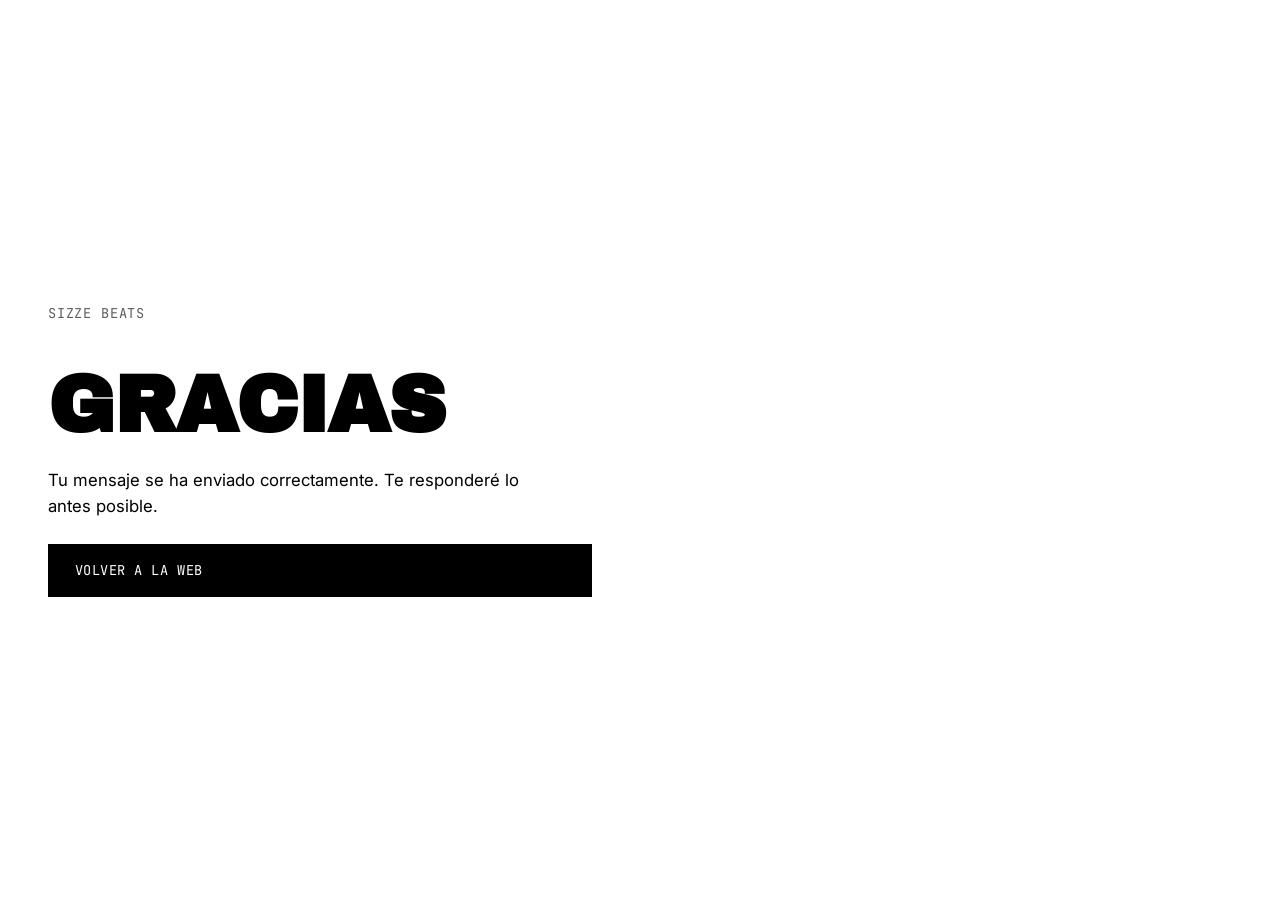
<file: gracias.html>
<!doctype html>
<html lang="es">
<head>
<meta charset="utf-8">
<meta name="viewport" content="width=device-width, initial-scale=1">
<title>Mensaje Enviado - Sizze Beats</title>
<meta name="robots" content="noindex, follow">
<link rel="icon" href="assets/img/favicon-32.png" sizes="32x32" type="image/png">
<link rel="icon" href="assets/img/favicon-16.png" sizes="16x16" type="image/png">
<link rel="preconnect" href="https://fonts.googleapis.com">
<link rel="preconnect" href="https://fonts.gstatic.com" crossorigin>
<link rel="stylesheet" href="https://fonts.googleapis.com/css2?family=Archivo+Black&family=Inter:wght@400;500;600;700&family=JetBrains+Mono:wght@400;500;700&display=swap">
<link rel="stylesheet" href="styles.css?v=20260912">
</head>
<body>
<main class="thanks-page">
  <p class="kicker">Sizze Beats</p>
  <h1 class="hero-title">GRACIAS</h1>
  <p class="thanks-page-sub">Tu mensaje se ha enviado correctamente. Te responderé lo antes posible.</p>
  <a href="index.html#contacto" class="btn btn-primary">Volver a la web</a>
</main>
</body>
</html>
</file>
<file: styles.css>
/* =============================================================
   1. Tokens
   ============================================================= */
:root {
  --bg:      #ffffff;
  --ink:     #000000;
  --mute:    #5c5c5c;
  --line:    #000000;
  --line-soft: rgba(0,0,0,.14);

  --display: "Archivo Black", "Inter", sans-serif;
  --sans:    "Inter", -apple-system, BlinkMacSystemFont, "Segoe UI", system-ui, sans-serif;
  --mono:    "JetBrains Mono", "Courier New", monospace;

  --ease-out: cubic-bezier(0.16, 1, 0.3, 1);
  --nav-h: 72px;
}

/* =============================================================
   2. Reset & base
   ============================================================= */
*, *::before, *::after { box-sizing: border-box; margin: 0; }
html {
  -webkit-text-size-adjust: 100%;
  tab-size: 2;
  scroll-behavior: smooth;
  scroll-padding-top: var(--nav-h);
}
@media (prefers-reduced-motion: reduce) { html { scroll-behavior: auto; } }

body {
  background: var(--bg);
  color: var(--ink);
  font-family: var(--sans);
  font-size: 16px;
  line-height: 1.6;
  -webkit-font-smoothing: antialiased;
  -moz-osx-font-smoothing: grayscale;
  text-rendering: optimizeLegibility;
  overflow-x: clip;
  overscroll-behavior-y: none;
}
img, svg, video { display: block; max-width: 100%; }
img { height: auto; }
button { font: inherit; color: inherit; cursor: pointer; border: 0; background: none; }
a { color: inherit; text-decoration: none; }
p { text-wrap: pretty; }
h1, h2, h3, h4 { text-wrap: balance; line-height: 1.05; letter-spacing: -0.01em; }
ul { list-style: none; padding: 0; }
::selection { background: var(--ink); color: var(--bg); }

:focus-visible {
  outline: 2px solid var(--ink);
  outline-offset: 3px;
}

.skip-link {
  position: fixed; top: -100px; left: 1rem;
  padding: .6rem 1rem; background: var(--ink); color: var(--bg);
  z-index: 9999; font-weight: 600; font-family: var(--mono); font-size: .85rem;
}
.skip-link:focus { top: 1rem; }

/* =============================================================
   3. Layout utilities — brutalist grid
   ============================================================= */
.grid-12 {
  display: grid;
  grid-template-columns: repeat(12, 1fr);
  gap: 1px;
  background: var(--line);
  border-top: 1px solid var(--line);
  border-bottom: 1px solid var(--line);
}
.grid-12 > * { background: var(--bg); padding: 2.5rem clamp(1.25rem, 4vw, 3rem); }
.col-span-12 { grid-column: span 12; }
.col-span-4 { grid-column: span 12; }
.col-span-5 { grid-column: span 12; }
.col-span-6 { grid-column: span 12; }
.col-span-7 { grid-column: span 12; }
.col-span-8 { grid-column: span 12; }
@media (min-width: 960px) {
  .col-span-4 { grid-column: span 4; }
  .col-span-5 { grid-column: span 5; }
  .col-span-6 { grid-column: span 6; }
  .col-span-7 { grid-column: span 7; }
  .col-span-8 { grid-column: span 8; }
}

.section { border-bottom: 1px solid var(--line); }
.section-index {
  font-family: var(--mono);
  font-size: clamp(2.5rem, 6vw, 4.5rem);
  font-weight: 700;
  color: var(--ink);
  display: flex;
  align-items: flex-start;
}
.section-body h2 {
  font-family: var(--display);
  font-size: clamp(1.6rem, 3.4vw, 2.4rem);
  margin-bottom: 1.25rem;
  text-transform: uppercase;
}
.section-body p { max-width: 62ch; color: var(--ink); margin-bottom: 1rem; }
.section-body p:last-child { margin-bottom: 0; }
.section-body p strong { font-weight: 700; }

/* reveal-on-scroll (functional, not gated by reduced-motion) */
.reveal { opacity: 0; transform: translateY(24px); transition: opacity .6s var(--ease-out), transform .6s var(--ease-out); }
.reveal.is-visible { opacity: 1; transform: none; }

/* =============================================================
   4. Nav
   ============================================================= */
.nav {
  position: sticky; top: 0; z-index: 100;
  height: var(--nav-h);
  display: flex; align-items: center; justify-content: flex-end;
  padding: 0 clamp(1.25rem, 4vw, 3rem);
  background: var(--bg);
  border-bottom: 1px solid var(--line);
}
@media (min-width: 720px) { .nav { justify-content: center; } }
.nav-links { display: none; align-items: center; gap: 1.75rem; font-family: var(--mono); font-size: .85rem; text-transform: uppercase; letter-spacing: .04em; }
@media (min-width: 720px) { .nav-links { display: flex; } }

.nav-toggle {
  display: flex; align-items: center; gap: .4rem;
  font-family: var(--mono); font-size: .8rem; text-transform: uppercase; letter-spacing: .04em;
  border: 1px solid var(--line); padding: .5rem .8rem;
}
.nav-toggle::before { content: "☰"; }
.nav-toggle[aria-expanded="true"]::before { content: "✕"; }
@media (min-width: 720px) { .nav-toggle { display: none; } }

.nav-links a { position: relative; padding: .25rem 0; }
.nav-links a:not(.nav-cta)::after {
  content: ""; position: absolute; left: 0; right: 100%; bottom: 0; height: 2px; background: var(--ink);
  transition: right .3s var(--ease-out);
}
.nav-links a:not(.nav-cta):hover::after { right: 0; }
.nav-cta { border: 1px solid var(--line); padding: .5rem .9rem; transition: background .2s var(--ease-out), color .2s var(--ease-out); }
.nav-cta:hover { background: var(--ink); color: var(--bg); }

@media (max-width: 719.98px) {
  .nav-links {
    display: flex;
    flex-direction: column;
    align-items: stretch;
    gap: 0;
    position: fixed;
    top: var(--nav-h); left: 0; right: 0;
    background: var(--bg);
    border-bottom: 1px solid var(--line);
    max-height: 0;
    overflow: hidden;
    transition: max-height .3s var(--ease-out);
  }
  .nav-links.is-open { max-height: 60vh; }
  .nav-links a { padding: 1rem clamp(1.25rem, 4vw, 3rem) !important; border-top: 1px solid var(--line-soft); }
  .nav-links a:first-child { border-top: 0; }
  .nav-links a.nav-cta { border: 0; border-top: 1px solid var(--line-soft); }
}

/* =============================================================
   5. Hero
   ============================================================= */
.hero .grid-12 { border-top: 0; }
.kicker {
  font-family: var(--mono); font-size: .85rem; text-transform: uppercase; letter-spacing: .06em;
  color: var(--mute); margin-bottom: 1.25rem;
}
.hero-title {
  font-family: var(--display);
  font-size: clamp(3rem, 11vw, 7.5rem);
  line-height: .92;
  text-transform: uppercase;
  margin-bottom: 1.5rem;
}
.hero-actions { display: flex; flex-wrap: wrap; gap: 1rem; margin-top: .5rem; }

.hero-logo { display: flex; align-items: center; justify-content: center; }
.hero-logo img { width: 100%; max-width: 420px; height: auto; }
@media (max-width: 959.98px) { .hero-logo img { max-width: 240px; margin-top: 1rem; } }

.btn {
  display: inline-flex; align-items: center; gap: .5rem;
  padding: .9rem 1.6rem;
  font-family: var(--mono); font-size: .85rem; text-transform: uppercase; letter-spacing: .04em;
  border: 1px solid var(--line);
  transition: background .2s var(--ease-out), color .2s var(--ease-out);
}
.btn-primary { background: var(--ink); color: var(--bg); }
.btn-primary:hover { background: var(--bg); color: var(--ink); }
.btn-ghost { background: var(--bg); color: var(--ink); }
.btn-ghost:hover { background: var(--ink); color: var(--bg); }

/* =============================================================
   6. Marquee
   ============================================================= */
.marquee {
  overflow: hidden;
  border-bottom: 1px solid var(--line);
  background: var(--ink);
  padding: .85rem 0;
}
.marquee-track {
  display: flex;
  width: max-content;
  animation: marquee 26s linear infinite;
}
.marquee-track span {
  font-family: var(--mono); font-size: .9rem; text-transform: uppercase; letter-spacing: .06em;
  color: var(--bg); white-space: nowrap;
}
@keyframes marquee { from { transform: translateX(0); } to { transform: translateX(-50%); } }
@media (prefers-reduced-motion: reduce) { .marquee-track { animation-duration: 60s; } }

/* =============================================================
   7. Catalog
   ============================================================= */
.section-catalogo .grid-12 { border-bottom: 0; }
.catalog-grid {
  display: grid;
  grid-template-columns: repeat(2, 1fr);
  gap: 1px;
  background: var(--line);
  border-top: 1px solid var(--line);
  border-bottom: 1px solid var(--line);
}
@media (min-width: 720px)  { .catalog-grid { grid-template-columns: repeat(3, 1fr); } }
@media (min-width: 1280px) { .catalog-grid { grid-template-columns: repeat(4, 1fr); } }

.beat-card { background: var(--bg); }
.beat-cover { position: relative; aspect-ratio: 1 / 1; overflow: hidden; background: var(--ink); }
.beat-cover img { width: 100%; height: 100%; object-fit: cover; transition: transform .5s var(--ease-out), filter .5s var(--ease-out); }
@media (hover: hover) and (pointer: fine) {
  .beat-card:hover .beat-cover img { transform: scale(1.06); filter: grayscale(1) contrast(1.1); }
}
.beat-card:has(.beat-meta:focus-visible) .beat-cover img { transform: scale(1.06); filter: grayscale(1) contrast(1.1); }

.beat-play {
  position: absolute; right: .7rem; bottom: .7rem; z-index: 2;
  width: 44px; height: 44px; border-radius: 50%;
  display: flex; align-items: center; justify-content: center;
  background: rgba(0,0,0,.8); color: var(--bg); border: 1px solid var(--bg);
  font-family: var(--mono); cursor: pointer;
  transition: background .25s var(--ease-out), color .25s var(--ease-out), transform .25s var(--ease-out);
}
.beat-play:hover, .beat-play:focus-visible, .beat-play.is-playing {
  background: var(--bg); color: var(--ink); border-color: var(--ink);
}
.beat-play:active { transform: scale(.92); }
.beat-play-icon { font-size: .95rem; line-height: 1; pointer-events: none; }

.beat-player { border-top: 1px solid var(--line); background: var(--ink); line-height: 0; }
.beat-player iframe { display: block; width: 100%; }

.beat-meta { display: block; padding: 1.1rem 1.2rem 1.4rem; border-top: 1px solid var(--line); }
.beat-meta h3 {
  font-family: var(--sans); font-weight: 700; font-size: .95rem;
  text-transform: uppercase; margin-bottom: .5rem; line-height: 1.25;
}
.beat-tags { font-family: var(--mono); font-size: .78rem; color: var(--mute); margin-bottom: .6rem; }
.beat-price { font-family: var(--mono); font-size: .95rem; font-weight: 700; }

/* =============================================================
   8. Licensing
   ============================================================= */
.section-licensing .grid-12 { border-bottom: 0; }
.license-grid {
  display: grid;
  grid-template-columns: 1fr;
  gap: 1px;
  background: var(--line);
  border-top: 1px solid var(--line);
  border-bottom: 1px solid var(--line);
}
@media (min-width: 640px)  { .license-grid { grid-template-columns: repeat(2, 1fr); } }
@media (min-width: 1280px) { .license-grid { grid-template-columns: repeat(4, 1fr); } }

.license-card { background: var(--bg); padding: 1.4rem 1.3rem; }
.license-card h3 {
  font-family: var(--sans); font-weight: 700; font-size: 1rem;
  text-transform: uppercase; margin-bottom: .6rem;
}
.license-price { font-family: var(--mono); font-size: 1.4rem; font-weight: 700; line-height: 1; }
.license-format { font-family: var(--mono); font-size: .78rem; color: var(--mute); margin: .4rem 0 1.1rem; }
.license-terms { border-top: 1px solid var(--line); padding-top: 1rem; }
.license-terms li {
  font-family: var(--mono); font-size: .8rem; line-height: 1.5; color: var(--mute);
  padding-left: 1rem; position: relative; margin-bottom: .55rem;
}
.license-terms li::before { content: "—"; position: absolute; left: 0; }
.license-terms li:last-child { margin-bottom: 0; }

.license-card-exclusive { background: var(--ink); color: var(--bg); }
.license-card-exclusive .license-format,
.license-card-exclusive .license-terms li { color: #b8b8b8; }
.license-card-exclusive .license-terms { border-top-color: #333; }

.license-footnote {
  font-family: var(--mono); font-size: .82rem; color: var(--mute);
  padding: 1.3rem clamp(1.25rem, 4vw, 3rem) 2.5rem;
}
.license-footnote a { color: var(--ink); }

/* =============================================================
   8b. Mixing & Mastering
   ============================================================= */
.section-services .grid-12 { border-bottom: 0; }
.service-grid {
  display: grid;
  grid-template-columns: 1fr;
  gap: 1px;
  background: var(--line);
  border-top: 1px solid var(--line);
  border-bottom: 1px solid var(--line);
}
@media (min-width: 640px) { .service-grid { grid-template-columns: repeat(3, 1fr); } }

.service-card { background: var(--bg); padding: 1.6rem 1.4rem; }
.service-card h3 {
  font-family: var(--sans); font-weight: 700; font-size: 1.05rem;
  text-transform: uppercase; margin-bottom: .6rem;
}
.service-price { font-family: var(--mono); font-size: 1.6rem; font-weight: 700; line-height: 1; }
.service-price span { font-size: .8rem; font-weight: 500; color: var(--mute); margin-left: .3rem; }
.service-desc { font-size: .92rem; color: var(--mute); margin: .8rem 0 1.1rem; }
.service-terms { border-top: 1px solid var(--line); padding-top: 1rem; }
.service-terms li {
  font-family: var(--mono); font-size: .78rem; line-height: 1.5; color: var(--mute);
  padding-left: 1rem; position: relative; margin-bottom: .55rem;
}
.service-terms li::before { content: "—"; position: absolute; left: 0; }
.service-terms li:last-child { margin-bottom: 0; }

.service-card-featured { background: var(--ink); color: var(--bg); }
.service-card-featured .service-desc,
.service-card-featured .service-price span,
.service-card-featured .service-terms li { color: #b8b8b8; }
.service-card-featured .service-terms { border-top-color: #333; }

.quote-panel { padding: 2.5rem clamp(1.25rem, 4vw, 3rem) 3rem; }
.quote-panel h3 {
  font-family: var(--display); font-size: clamp(1.3rem, 2.6vw, 1.7rem);
  text-transform: uppercase; margin-bottom: 1rem;
}
.quote-panel > p { max-width: 62ch; color: var(--ink); margin-bottom: 1.75rem; }

.quote-discount-note {
  font-family: var(--mono); font-size: .82rem; line-height: 1.6;
  border-left: 2px solid var(--ink); padding-left: 1rem;
}
.quote-discount-note strong { font-weight: 700; }

.quote-form { max-width: 640px; }
.quote-form-grid { display: grid; grid-template-columns: 1fr; gap: 0 1.25rem; }
@media (min-width: 560px) { .quote-form-grid { grid-template-columns: 1fr 1fr; } }

.form-row select {
  width: 100%;
  background: var(--bg); color: var(--ink);
  border: 1px solid var(--line); border-radius: 0;
  padding: .85rem 1rem;
  font-family: var(--sans); font-size: 1rem;
  appearance: none;
  background-image:
    linear-gradient(45deg, transparent 50%, var(--ink) 50%),
    linear-gradient(135deg, var(--ink) 50%, transparent 50%);
  background-position: calc(100% - 22px) center, calc(100% - 16px) center;
  background-size: 6px 6px, 6px 6px;
  background-repeat: no-repeat;
}

.quote-checkbox {
  display: flex; align-items: flex-start; gap: .7rem;
  font-family: var(--mono); font-size: .85rem; color: var(--ink);
  margin-bottom: 1.5rem; cursor: pointer;
}
.quote-checkbox input { width: 18px; height: 18px; margin-top: .15rem; accent-color: var(--ink); flex-shrink: 0; }

.quote-result {
  display: flex; flex-wrap: wrap; align-items: baseline; gap: .4rem 1rem;
  border: 1px solid var(--line); padding: 1.2rem 1.3rem;
  margin-bottom: 1.1rem;
}
.quote-result-label {
  font-family: var(--mono); font-size: .78rem; text-transform: uppercase;
  letter-spacing: .04em; color: var(--mute); width: 100%;
}
.quote-result-value { font-family: var(--display); font-size: clamp(1.8rem, 4vw, 2.4rem); }
.quote-result-note { font-family: var(--mono); font-size: .8rem; color: var(--mute); }
.quote-result-savings {
  font-family: var(--mono); font-size: .8rem; font-weight: 700; color: var(--ink);
  width: 100%; padding-top: .3rem; border-top: 1px solid var(--line-soft);
}

.quote-phone-note { font-family: var(--mono); font-size: .78rem; color: var(--mute); margin-top: .5rem; }

.quote-disclaimer { font-family: var(--mono); font-size: .78rem; color: var(--mute); margin-bottom: 1.5rem; }

.quote-actions { display: flex; flex-wrap: wrap; gap: 1rem; margin-bottom: 1.25rem; }

.faq-panel { padding: 0 clamp(1.25rem, 4vw, 3rem) 3rem; border-top: 1px solid var(--line); }
.faq-panel h3 {
  font-family: var(--display); font-size: clamp(1.3rem, 2.6vw, 1.7rem);
  text-transform: uppercase; margin: 2.5rem 0 1.5rem;
}
.faq-list { max-width: 72ch; }
.faq-item { padding: 1.3rem 0; border-top: 1px solid var(--line-soft); }
.faq-item:first-child { border-top: 0; padding-top: 0; }
.faq-item dt { font-weight: 700; margin-bottom: .5rem; }
.faq-item dd { color: var(--mute); }

/* =============================================================
   9. Social
   ============================================================= */
.social-rows { border-top: 1px solid var(--line); margin-top: 1.5rem; }
.social-row {
  display: flex; align-items: center; justify-content: space-between;
  padding: 1.1rem .25rem;
  border-bottom: 1px solid var(--line);
  font-family: var(--mono); font-size: 1rem; text-transform: uppercase; letter-spacing: .02em;
  transition: background .2s var(--ease-out), color .2s var(--ease-out), padding-left .2s var(--ease-out);
}
.social-row:hover { background: var(--ink); color: var(--bg); padding-left: .75rem; }
.social-row-arrow { transition: transform .2s var(--ease-out); }
.social-row:hover .social-row-arrow { transform: translate(3px, -3px); }

/* =============================================================
   9b. Contact form
   ============================================================= */
.contact-form { margin-top: 2rem; max-width: 640px; }
.form-row { margin-bottom: 1.25rem; }
.form-row label {
  display: block; font-family: var(--mono); font-size: .78rem; text-transform: uppercase;
  letter-spacing: .04em; color: var(--mute); margin-bottom: .5rem;
}
.form-row input,
.form-row textarea {
  width: 100%;
  background: var(--bg); color: var(--ink);
  border: 1px solid var(--line); border-radius: 0;
  padding: .85rem 1rem;
  font-family: var(--sans); font-size: 1rem;
}
.form-row textarea { min-height: 140px; resize: vertical; }
.form-row input::placeholder,
.form-row textarea::placeholder { color: var(--mute); opacity: .7; }
.hp-field { position: absolute; left: -9999px; top: -9999px; }

.contact-form button[type="submit"] {
  display: inline-flex; align-items: center; gap: .5rem;
  padding: .9rem 1.6rem;
  font-family: var(--mono); font-size: .85rem; text-transform: uppercase; letter-spacing: .04em;
  border: 1px solid var(--line);
  background: var(--ink); color: var(--bg);
  transition: background .2s var(--ease-out), color .2s var(--ease-out);
}
.contact-form button[type="submit"]:hover { background: var(--bg); color: var(--ink); }
.contact-form button[type="submit"][disabled] { opacity: .5; cursor: not-allowed; }

.form-status {
  margin-top: 1.25rem; padding: 1rem 1.1rem;
  border: 1px solid var(--line);
  font-family: var(--mono); font-size: .85rem;
}

/* =============================================================
   10. Footer
   ============================================================= */
.footer { padding-top: 0; }
.footer .grid-12 { border-top: 0; }
.footer-brand span { font-family: var(--display); font-size: 1.4rem; letter-spacing: .02em; }
.footer-brand p { font-family: var(--mono); font-size: .8rem; color: var(--mute); margin-top: .6rem; }
.footer-meta { font-family: var(--mono); font-size: .8rem; color: var(--mute); text-align: left; }
@media (min-width: 960px) { .footer-meta { text-align: right; } }
.footer-meta p { margin-bottom: .4rem; }
.footer-meta a { text-decoration: underline; text-underline-offset: 3px; }
.footer-meta a:hover { color: var(--ink); }

/* =============================================================
   11b. Thanks page (gracias.html)
   ============================================================= */
.thanks-page {
  min-height: 100svh;
  display: flex; flex-direction: column; justify-content: center;
  gap: 1.5rem;
  padding: clamp(1.25rem, 4vw, 3rem);
  max-width: 640px;
}
.thanks-page .hero-title { font-size: clamp(2.5rem, 9vw, 5rem); margin-bottom: 0; }
.thanks-page-sub { font-size: 1.05rem; max-width: 52ch; }

/* =============================================================
   11. Responsive extra
   ============================================================= */
</file>
